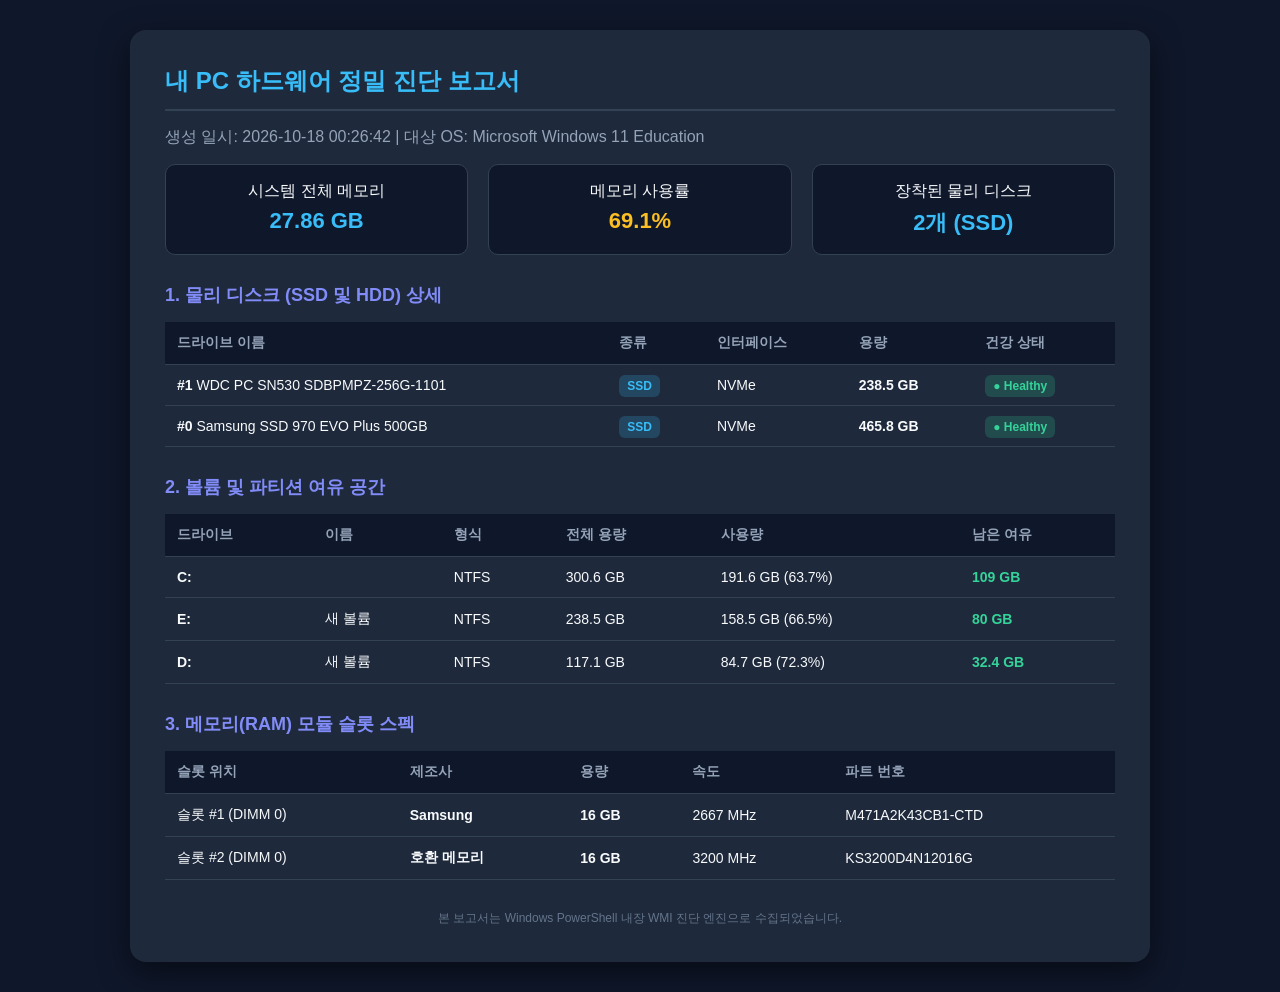
<file: 3_파워쉘_진단도구/Hardware_Diagnostic_Report.html>
﻿<!DOCTYPE html>
<html lang="ko">
<head>
  <meta charset="UTF-8">
  <title>내 PC 하드웨어 진단 리포트 (PowerShell)</title>
  <style>
    body { font-family: -apple-system, BlinkMacSystemFont, 'Segoe UI', Roboto, sans-serif; background: #0f172a; color: #f8fafc; padding: 30px; margin: 0; }
    .container { max-width: 950px; margin: 0 auto; background: #1e293b; border-radius: 16px; padding: 35px; box-shadow: 0 10px 30px rgba(0,0,0,0.5); }
    h1 { color: #38bdf8; margin-top: 0; font-size: 24px; border-bottom: 2px solid #334155; padding-bottom: 12px; }
    h2 { color: #818cf8; font-size: 18px; margin-top: 28px; }
    table { width: 100%; border-collapse: collapse; margin-top: 10px; font-size: 14px; }
    th, td { padding: 12px; text-align: left; border-bottom: 1px solid #334155; }
    th { background: #0f172a; color: #94a3b8; }
    .badge { padding: 4px 8px; border-radius: 6px; font-size: 12px; font-weight: bold; }
    .badge-health { background: rgba(52, 211, 153, 0.2); color: #34d399; }
    .badge-type { background: rgba(56, 189, 248, 0.2); color: #38bdf8; }
    .stat-box { display: flex; gap: 20px; margin-top: 15px; }
    .stat-card { flex: 1; background: #0f172a; padding: 16px; border-radius: 10px; border: 1px solid #334155; text-align: center; }
    .stat-card .val { font-size: 22px; font-weight: bold; color: #38bdf8; margin-top: 6px; }
    .footer { text-align: center; color: #64748b; font-size: 12px; margin-top: 30px; }
  </style>
</head>
<body>
  <div class="container">
    <h1>내 PC 하드웨어 정밀 진단 보고서</h1>
    <p style="color: #94a3b8;">생성 일시: 2026-10-18 00:26:42 | 대상 OS: Microsoft Windows 11 Education</p>

    <div class="stat-box">
      <div class="stat-card">
        <div>시스템 전체 메모리</div>
        <div class="val">27.86 GB</div>
      </div>
      <div class="stat-card">
        <div>메모리 사용률</div>
        <div class="val" style="color: #fbbf24;">69.1%</div>
      </div>
      <div class="stat-card">
        <div>장착된 물리 디스크</div>
        <div class="val">2개 (SSD)</div>
      </div>
    </div>

    <h2>1. 물리 디스크 (SSD 및 HDD) 상세</h2>
    <table>
      <thead><tr><th>드라이브 이름</th><th>종류</th><th>인터페이스</th><th>용량</th><th>건강 상태</th></tr></thead>
      <tbody>
<tr><td><strong>#1</strong> WDC PC SN530 SDBPMPZ-256G-1101</td><td><span class='badge badge-type'>SSD</span></td><td>NVMe</td><td><strong>238.5 GB</strong></td><td><span class='badge badge-health'>● Healthy</span></td></tr>
<tr><td><strong>#0</strong> Samsung SSD 970 EVO Plus 500GB</td><td><span class='badge badge-type'>SSD</span></td><td>NVMe</td><td><strong>465.8 GB</strong></td><td><span class='badge badge-health'>● Healthy</span></td></tr>
      </tbody>
    </table>

    <h2>2. 볼륨 및 파티션 여유 공간</h2>
    <table>
      <thead><tr><th>드라이브</th><th>이름</th><th>형식</th><th>전체 용량</th><th>사용량</th><th>남은 여유</th></tr></thead>
      <tbody>
<tr><td><strong>C:</strong></td><td></td><td>NTFS</td><td>300.6 GB</td><td>191.6 GB (63.7%)</td><td><strong style='color:#34d399;'>109 GB</strong></td></tr>
<tr><td><strong>E:</strong></td><td>새 볼륨</td><td>NTFS</td><td>238.5 GB</td><td>158.5 GB (66.5%)</td><td><strong style='color:#34d399;'>80 GB</strong></td></tr>
<tr><td><strong>D:</strong></td><td>새 볼륨</td><td>NTFS</td><td>117.1 GB</td><td>84.7 GB (72.3%)</td><td><strong style='color:#34d399;'>32.4 GB</strong></td></tr>
      </tbody>
    </table>

    <h2>3. 메모리(RAM) 모듈 슬롯 스펙</h2>
    <table>
      <thead><tr><th>슬롯 위치</th><th>제조사</th><th>용량</th><th>속도</th><th>파트 번호</th></tr></thead>
      <tbody>
<tr><td>슬롯 #1 (DIMM 0)</td><td><strong>Samsung</strong></td><td><strong>16 GB</strong></td><td>2667 MHz</td><td>M471A2K43CB1-CTD    </td></tr>
<tr><td>슬롯 #2 (DIMM 0)</td><td><strong>호환 메모리</strong></td><td><strong>16 GB</strong></td><td>3200 MHz</td><td>KS3200D4N12016G     </td></tr>
      </tbody>
    </table>

    <div class="footer">본 보고서는 Windows PowerShell 내장 WMI 진단 엔진으로 수집되었습니다.</div>
  </div>
</body>
</html>
</file>
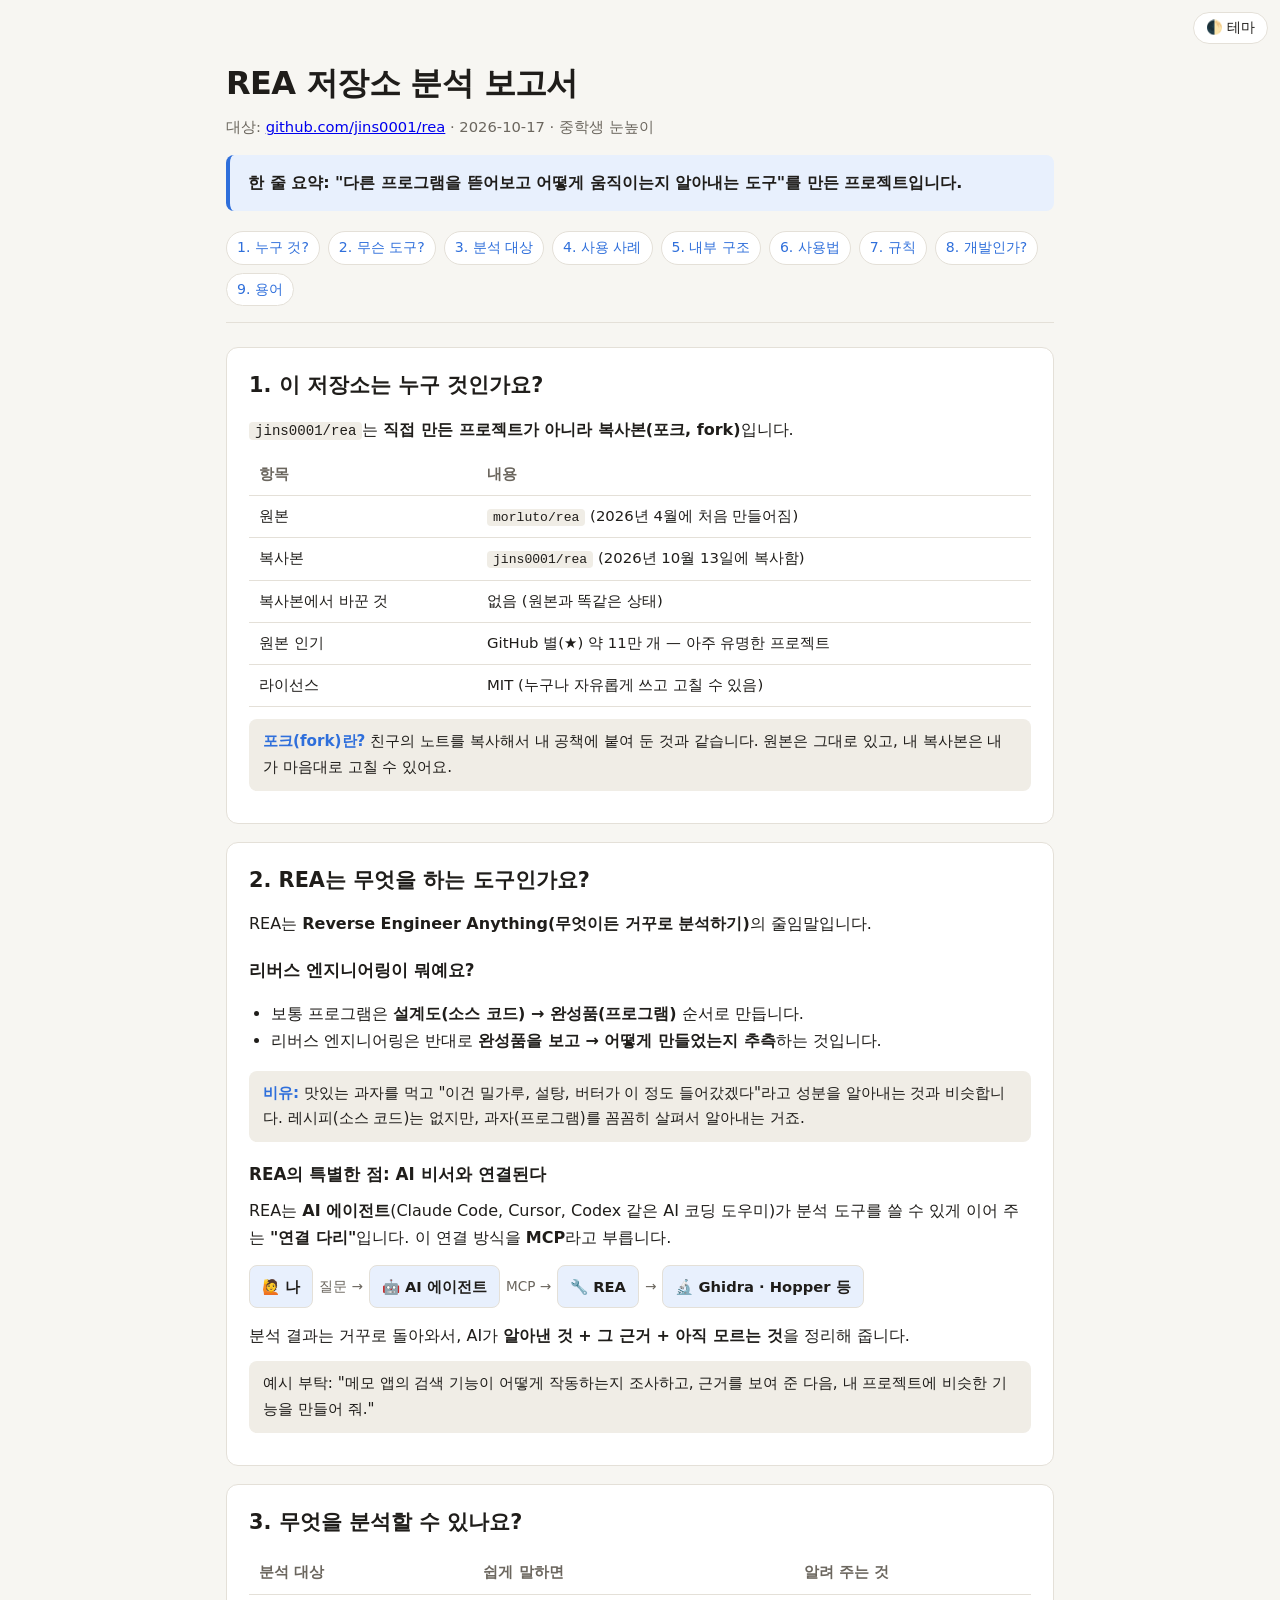
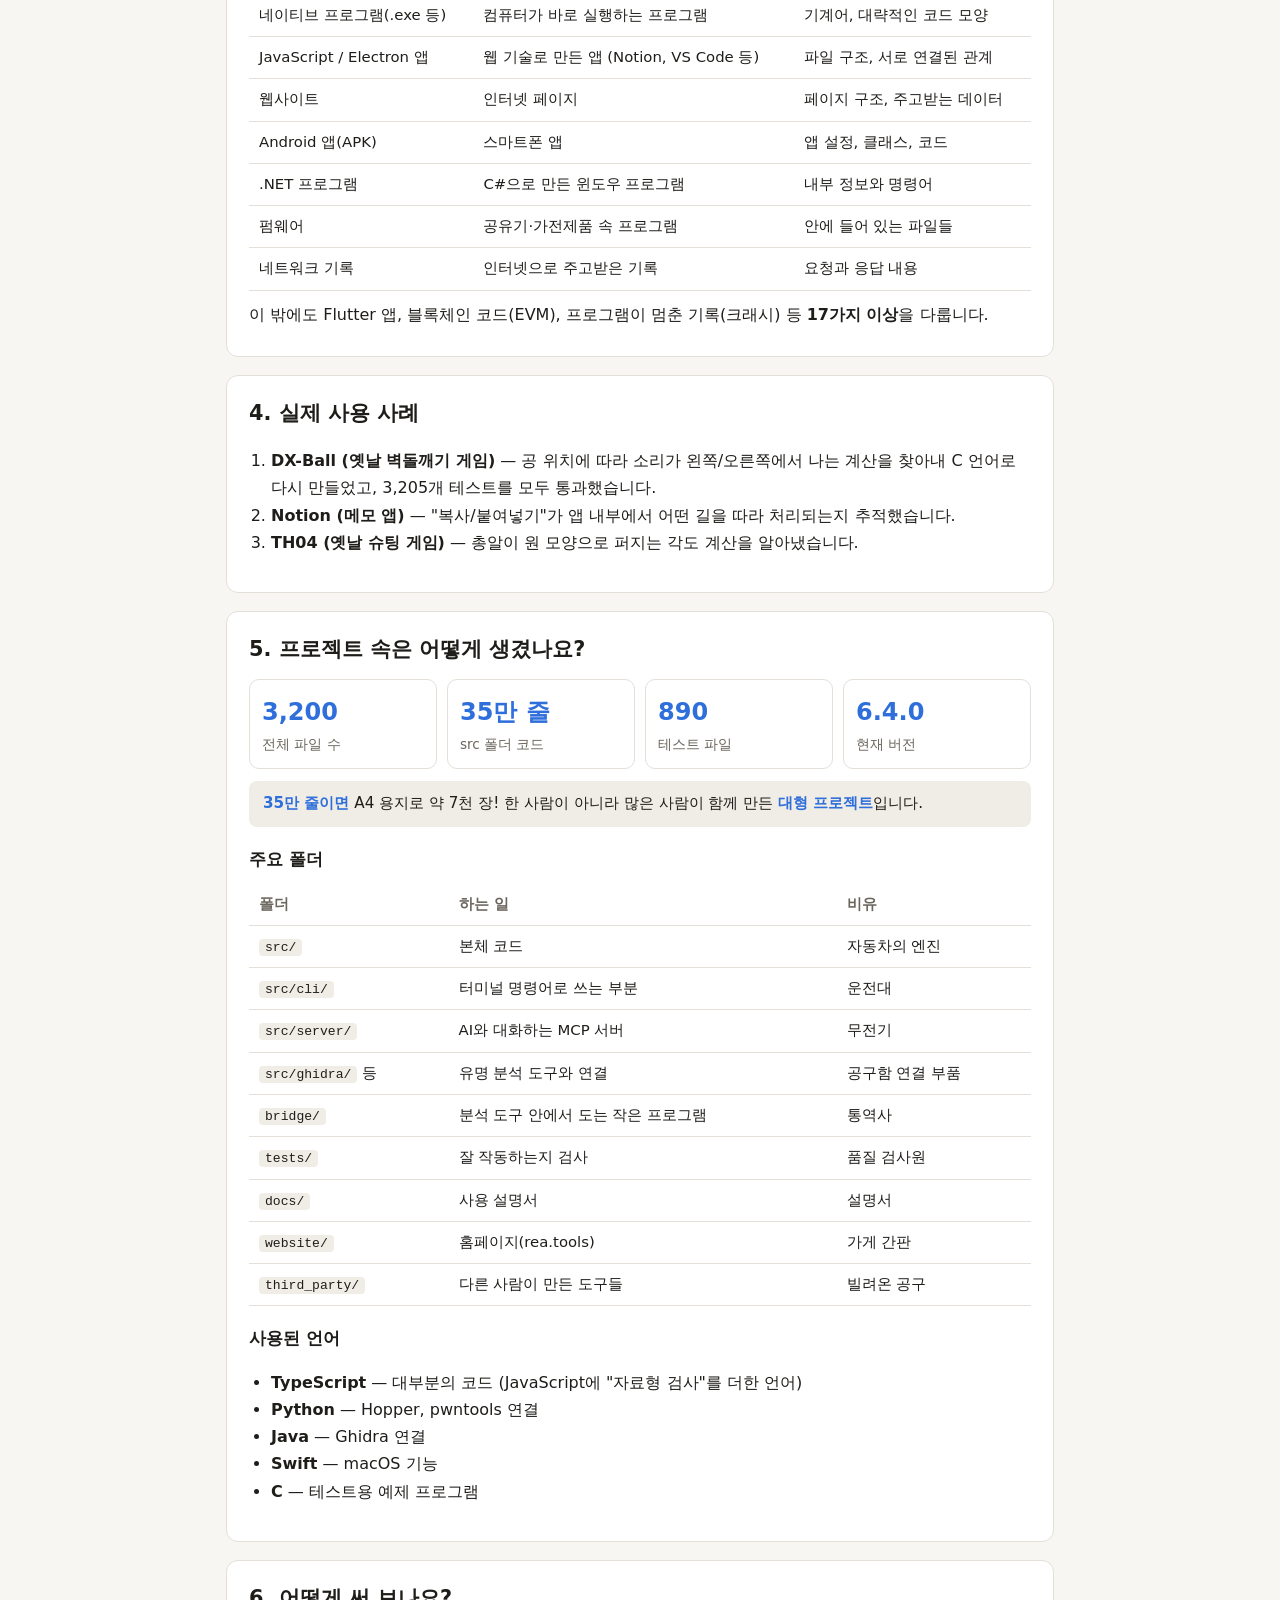
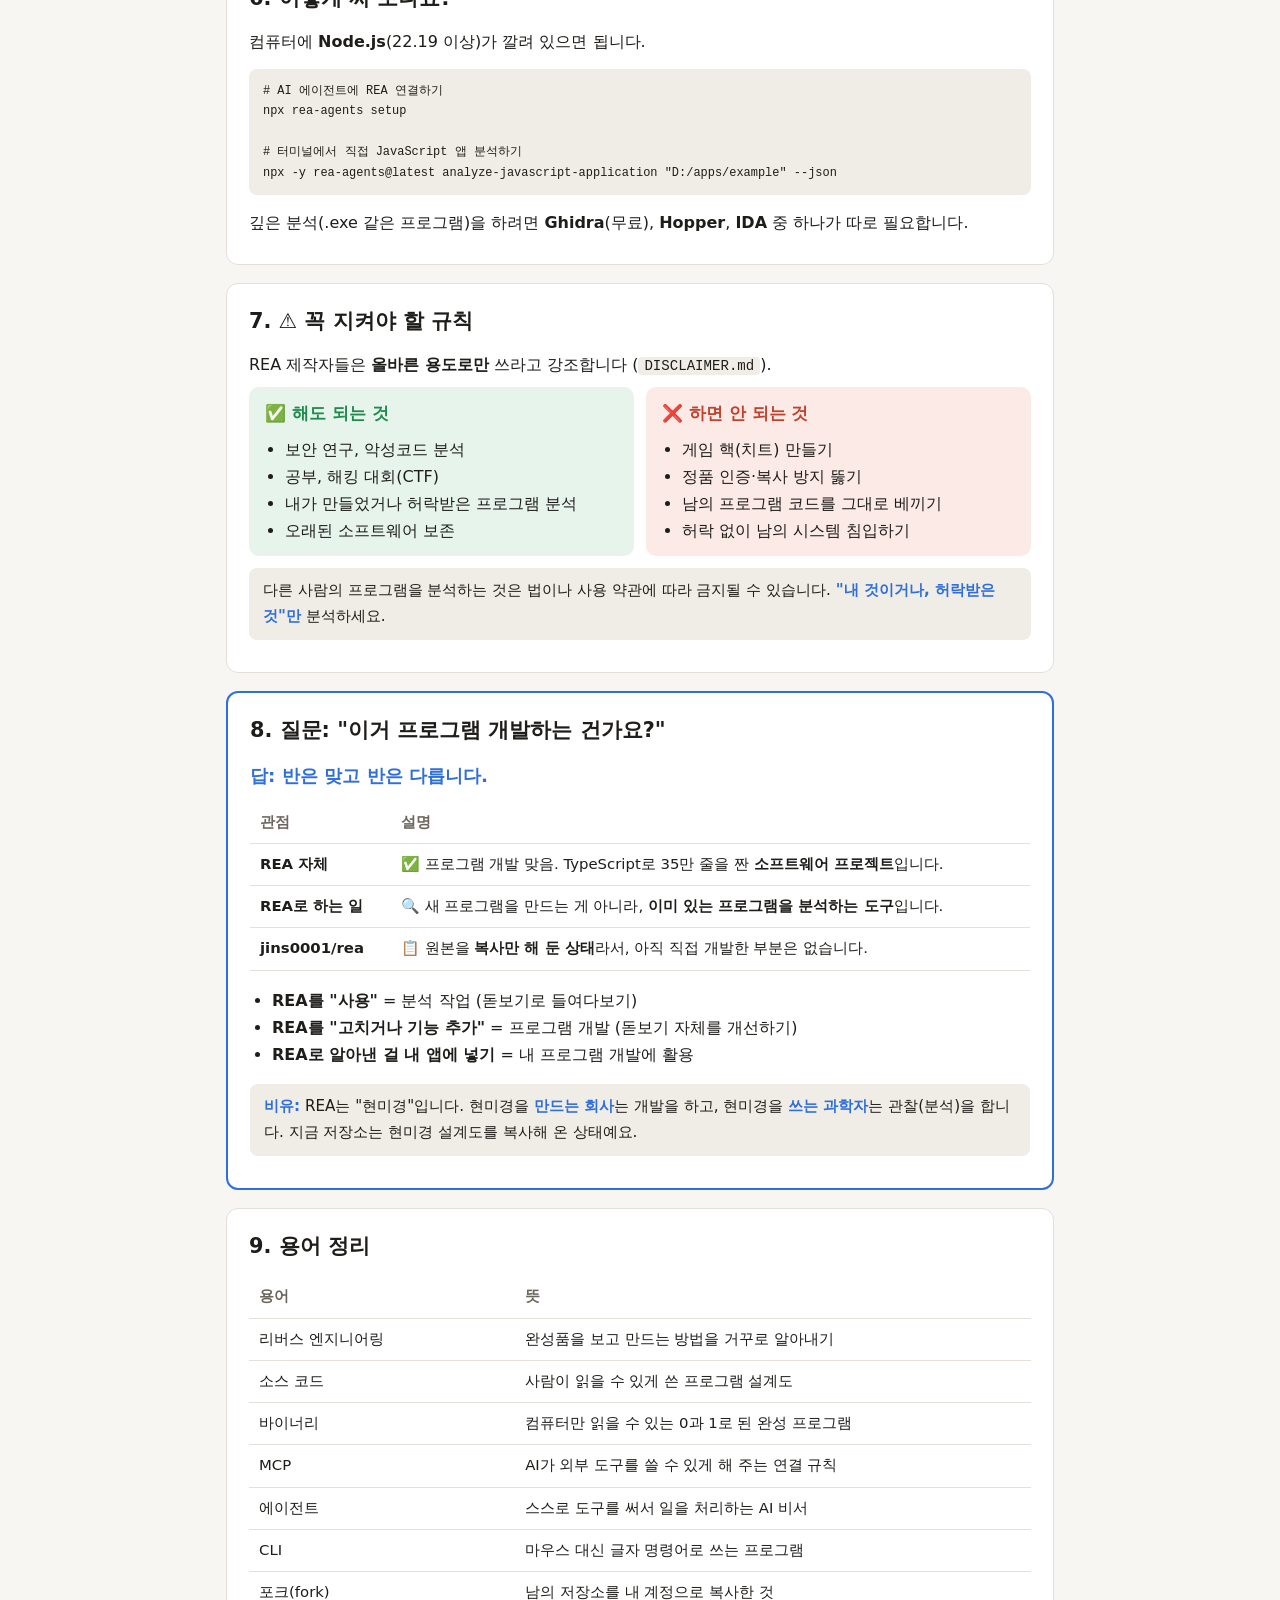
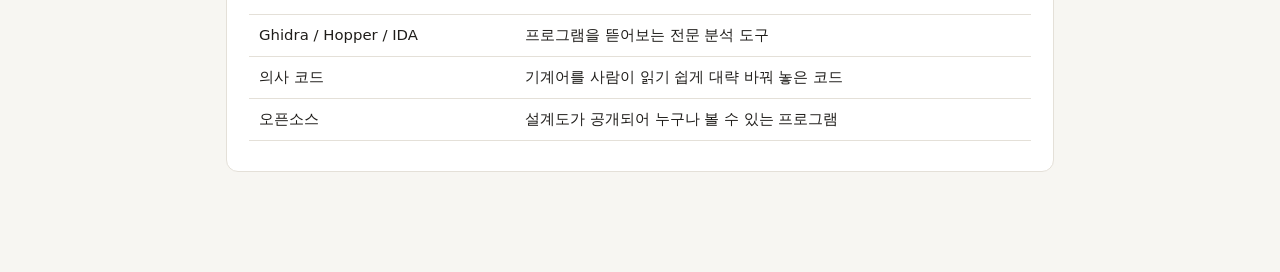
<file: docs/REA_분석보고서.html>
<!doctype html>
<html lang="ko">
<head>
<meta charset="utf-8">
<meta name="viewport" content="width=device-width, initial-scale=1">
<title>REA 분석 보고서</title>
<style>
  :root {
    --bg: #f7f6f2; --surface: #ffffff; --text: #1f1d1a; --muted: #6b665e;
    --line: #e4e0d8; --accent: #2f6fdb; --accent-soft: #e8f0fd;
    --good: #1f8a4c; --good-soft: #e6f4ec; --bad: #c2412d; --bad-soft: #fbeae6;
    --code-bg: #f0ede6;
  }
  @media (prefers-color-scheme: dark) {
    :root:not([data-theme="light"]) {
      --bg: #161513; --surface: #201f1c; --text: #ece9e3; --muted: #a29d93;
      --line: #35332e; --accent: #7aa7f5; --accent-soft: #1f2a3d;
      --good: #5cc28a; --good-soft: #17291f; --bad: #f08a76; --bad-soft: #33201b;
      --code-bg: #2a2925;
    }
  }
  :root[data-theme="dark"] {
    --bg: #161513; --surface: #201f1c; --text: #ece9e3; --muted: #a29d93;
    --line: #35332e; --accent: #7aa7f5; --accent-soft: #1f2a3d;
    --good: #5cc28a; --good-soft: #17291f; --bad: #f08a76; --bad-soft: #33201b;
    --code-bg: #2a2925;
  }
  * { box-sizing: border-box; }
  body {
    margin: 0; background: var(--bg); color: var(--text);
    font-family: "Pretendard", "Apple SD Gothic Neo", "Malgun Gothic", system-ui, sans-serif;
    line-height: 1.7; font-size: 16px;
  }
  .wrap { max-width: 860px; margin: 0 auto; padding: 32px 16px 80px; }
  header.hero { padding: 24px 0 8px; border-bottom: 1px solid var(--line); margin-bottom: 24px; }
  header.hero h1 { font-size: 2rem; margin: 0 0 4px; letter-spacing: -0.02em; }
  header.hero .meta { color: var(--muted); font-size: 0.92rem; }
  .summary {
    background: var(--accent-soft); border-left: 4px solid var(--accent);
    padding: 14px 18px; border-radius: 8px; margin: 16px 0 0; font-weight: 600;
  }
  nav.toc { display: flex; flex-wrap: wrap; gap: 8px; margin: 20px 0 8px; }
  nav.toc a {
    font-size: 0.88rem; text-decoration: none; color: var(--accent);
    border: 1px solid var(--line); background: var(--surface);
    padding: 4px 10px; border-radius: 999px;
  }
  section { background: var(--surface); border: 1px solid var(--line); border-radius: 12px; padding: 20px 22px; margin: 18px 0; }
  h2 { font-size: 1.3rem; margin: 0 0 12px; }
  h3 { font-size: 1.05rem; margin: 18px 0 8px; }
  p { margin: 8px 0; }
  .tip {
    background: var(--code-bg); border-radius: 8px; padding: 10px 14px; margin: 12px 0;
    font-size: 0.95rem;
  }
  .tip b { color: var(--accent); }
  .table-wrap { overflow-x: auto; margin: 10px 0; }
  table { border-collapse: collapse; width: 100%; font-size: 0.93rem; }
  th, td { border-bottom: 1px solid var(--line); padding: 8px 10px; text-align: left; vertical-align: top; }
  th { color: var(--muted); font-weight: 600; white-space: nowrap; }
  code { background: var(--code-bg); padding: 1px 6px; border-radius: 4px; font-size: 0.88em; font-family: Consolas, "D2Coding", monospace; }
  pre { background: var(--code-bg); padding: 12px 14px; border-radius: 8px; overflow-x: auto; font-size: 0.85rem; line-height: 1.5; }
  pre code { background: none; padding: 0; }
  .flow { display: flex; align-items: center; gap: 6px; flex-wrap: wrap; margin: 14px 0; }
  .flow .node {
    background: var(--accent-soft); color: var(--text); border: 1px solid var(--line);
    border-radius: 8px; padding: 8px 12px; font-weight: 600; font-size: 0.92rem;
  }
  .flow .arrow { color: var(--muted); font-size: 0.85rem; }
  .stats { display: grid; grid-template-columns: repeat(auto-fit, minmax(150px, 1fr)); gap: 10px; margin: 10px 0; }
  .stat { border: 1px solid var(--line); border-radius: 10px; padding: 12px; }
  .stat .num { font-size: 1.5rem; font-weight: 700; color: var(--accent); }
  .stat .lbl { color: var(--muted); font-size: 0.85rem; }
  .two { display: grid; grid-template-columns: 1fr 1fr; gap: 12px; }
  @media (max-width: 600px) { .two { grid-template-columns: 1fr; } header.hero h1 { font-size: 1.6rem; } }
  .box { border-radius: 10px; padding: 12px 16px; }
  .box.good { background: var(--good-soft); }
  .box.bad { background: var(--bad-soft); }
  .box h3 { margin-top: 0; }
  .box.good h3 { color: var(--good); }
  .box.bad h3 { color: var(--bad); }
  .box ul { margin: 0; padding-left: 20px; }
  .answer { border: 2px solid var(--accent); }
  .answer .big { font-size: 1.15rem; font-weight: 700; color: var(--accent); }
  ol, ul { padding-left: 22px; }
  .theme-btn {
    position: fixed; top: 12px; right: 12px; border: 1px solid var(--line);
    background: var(--surface); color: var(--text); border-radius: 999px;
    padding: 6px 12px; cursor: pointer; font-size: 0.85rem;
  }
</style>
</head>
<body>
<button class="theme-btn" id="themeBtn" type="button">🌓 테마</button>
<div class="wrap">

<header class="hero">
  <h1>REA 저장소 분석 보고서</h1>
  <div class="meta">대상: <a href="https://github.com/jins0001/rea">github.com/jins0001/rea</a> · 2026-10-17 · 중학생 눈높이</div>
  <div class="summary">한 줄 요약: "다른 프로그램을 뜯어보고 어떻게 움직이는지 알아내는 도구"를 만든 프로젝트입니다.</div>
  <nav class="toc">
    <a href="#s1">1. 누구 것?</a><a href="#s2">2. 무슨 도구?</a><a href="#s3">3. 분석 대상</a>
    <a href="#s4">4. 사용 사례</a><a href="#s5">5. 내부 구조</a><a href="#s6">6. 사용법</a>
    <a href="#s7">7. 규칙</a><a href="#s8">8. 개발인가?</a><a href="#s9">9. 용어</a>
  </nav>
</header>

<section id="s1">
  <h2>1. 이 저장소는 누구 것인가요?</h2>
  <p><code>jins0001/rea</code>는 <b>직접 만든 프로젝트가 아니라 복사본(포크, fork)</b>입니다.</p>
  <div class="table-wrap"><table>
    <tr><th>항목</th><th>내용</th></tr>
    <tr><td>원본</td><td><code>morluto/rea</code> (2026년 4월에 처음 만들어짐)</td></tr>
    <tr><td>복사본</td><td><code>jins0001/rea</code> (2026년 10월 13일에 복사함)</td></tr>
    <tr><td>복사본에서 바꾼 것</td><td>없음 (원본과 똑같은 상태)</td></tr>
    <tr><td>원본 인기</td><td>GitHub 별(★) 약 11만 개 — 아주 유명한 프로젝트</td></tr>
    <tr><td>라이선스</td><td>MIT (누구나 자유롭게 쓰고 고칠 수 있음)</td></tr>
  </table></div>
  <div class="tip"><b>포크(fork)란?</b> 친구의 노트를 복사해서 내 공책에 붙여 둔 것과 같습니다. 원본은 그대로 있고, 내 복사본은 내가 마음대로 고칠 수 있어요.</div>
</section>

<section id="s2">
  <h2>2. REA는 무엇을 하는 도구인가요?</h2>
  <p>REA는 <b>Reverse Engineer Anything(무엇이든 거꾸로 분석하기)</b>의 줄임말입니다.</p>
  <h3>리버스 엔지니어링이 뭐예요?</h3>
  <ul>
    <li>보통 프로그램은 <b>설계도(소스 코드) → 완성품(프로그램)</b> 순서로 만듭니다.</li>
    <li>리버스 엔지니어링은 반대로 <b>완성품을 보고 → 어떻게 만들었는지 추측</b>하는 것입니다.</li>
  </ul>
  <div class="tip"><b>비유:</b> 맛있는 과자를 먹고 "이건 밀가루, 설탕, 버터가 이 정도 들어갔겠다"라고 성분을 알아내는 것과 비슷합니다. 레시피(소스 코드)는 없지만, 과자(프로그램)를 꼼꼼히 살펴서 알아내는 거죠.</div>
  <h3>REA의 특별한 점: AI 비서와 연결된다</h3>
  <p>REA는 <b>AI 에이전트</b>(Claude Code, Cursor, Codex 같은 AI 코딩 도우미)가 분석 도구를 쓸 수 있게 이어 주는 <b>"연결 다리"</b>입니다. 이 연결 방식을 <b>MCP</b>라고 부릅니다.</p>
  <div class="flow">
    <span class="node">🙋 나</span><span class="arrow">질문 →</span>
    <span class="node">🤖 AI 에이전트</span><span class="arrow">MCP →</span>
    <span class="node">🔧 REA</span><span class="arrow">→</span>
    <span class="node">🔬 Ghidra · Hopper 등</span>
  </div>
  <p>분석 결과는 거꾸로 돌아와서, AI가 <b>알아낸 것 + 그 근거 + 아직 모르는 것</b>을 정리해 줍니다.</p>
  <div class="tip">예시 부탁: "메모 앱의 검색 기능이 어떻게 작동하는지 조사하고, 근거를 보여 준 다음, 내 프로젝트에 비슷한 기능을 만들어 줘."</div>
</section>

<section id="s3">
  <h2>3. 무엇을 분석할 수 있나요?</h2>
  <div class="table-wrap"><table>
    <tr><th>분석 대상</th><th>쉽게 말하면</th><th>알려 주는 것</th></tr>
    <tr><td>네이티브 프로그램(.exe 등)</td><td>컴퓨터가 바로 실행하는 프로그램</td><td>기계어, 대략적인 코드 모양</td></tr>
    <tr><td>JavaScript / Electron 앱</td><td>웹 기술로 만든 앱 (Notion, VS Code 등)</td><td>파일 구조, 서로 연결된 관계</td></tr>
    <tr><td>웹사이트</td><td>인터넷 페이지</td><td>페이지 구조, 주고받는 데이터</td></tr>
    <tr><td>Android 앱(APK)</td><td>스마트폰 앱</td><td>앱 설정, 클래스, 코드</td></tr>
    <tr><td>.NET 프로그램</td><td>C#으로 만든 윈도우 프로그램</td><td>내부 정보와 명령어</td></tr>
    <tr><td>펌웨어</td><td>공유기·가전제품 속 프로그램</td><td>안에 들어 있는 파일들</td></tr>
    <tr><td>네트워크 기록</td><td>인터넷으로 주고받은 기록</td><td>요청과 응답 내용</td></tr>
  </table></div>
  <p>이 밖에도 Flutter 앱, 블록체인 코드(EVM), 프로그램이 멈춘 기록(크래시) 등 <b>17가지 이상</b>을 다룹니다.</p>
</section>

<section id="s4">
  <h2>4. 실제 사용 사례</h2>
  <ol>
    <li><b>DX-Ball (옛날 벽돌깨기 게임)</b> — 공 위치에 따라 소리가 왼쪽/오른쪽에서 나는 계산을 찾아내 C 언어로 다시 만들었고, 3,205개 테스트를 모두 통과했습니다.</li>
    <li><b>Notion (메모 앱)</b> — "복사/붙여넣기"가 앱 내부에서 어떤 길을 따라 처리되는지 추적했습니다.</li>
    <li><b>TH04 (옛날 슈팅 게임)</b> — 총알이 원 모양으로 퍼지는 각도 계산을 알아냈습니다.</li>
  </ol>
</section>

<section id="s5">
  <h2>5. 프로젝트 속은 어떻게 생겼나요?</h2>
  <div class="stats">
    <div class="stat"><div class="num">3,200</div><div class="lbl">전체 파일 수</div></div>
    <div class="stat"><div class="num">35만 줄</div><div class="lbl">src 폴더 코드</div></div>
    <div class="stat"><div class="num">890</div><div class="lbl">테스트 파일</div></div>
    <div class="stat"><div class="num">6.4.0</div><div class="lbl">현재 버전</div></div>
  </div>
  <div class="tip"><b>35만 줄이면</b> A4 용지로 약 7천 장! 한 사람이 아니라 많은 사람이 함께 만든 <b>대형 프로젝트</b>입니다.</div>
  <h3>주요 폴더</h3>
  <div class="table-wrap"><table>
    <tr><th>폴더</th><th>하는 일</th><th>비유</th></tr>
    <tr><td><code>src/</code></td><td>본체 코드</td><td>자동차의 엔진</td></tr>
    <tr><td><code>src/cli/</code></td><td>터미널 명령어로 쓰는 부분</td><td>운전대</td></tr>
    <tr><td><code>src/server/</code></td><td>AI와 대화하는 MCP 서버</td><td>무전기</td></tr>
    <tr><td><code>src/ghidra/</code> 등</td><td>유명 분석 도구와 연결</td><td>공구함 연결 부품</td></tr>
    <tr><td><code>bridge/</code></td><td>분석 도구 안에서 도는 작은 프로그램</td><td>통역사</td></tr>
    <tr><td><code>tests/</code></td><td>잘 작동하는지 검사</td><td>품질 검사원</td></tr>
    <tr><td><code>docs/</code></td><td>사용 설명서</td><td>설명서</td></tr>
    <tr><td><code>website/</code></td><td>홈페이지(rea.tools)</td><td>가게 간판</td></tr>
    <tr><td><code>third_party/</code></td><td>다른 사람이 만든 도구들</td><td>빌려온 공구</td></tr>
  </table></div>
  <h3>사용된 언어</h3>
  <ul>
    <li><b>TypeScript</b> — 대부분의 코드 (JavaScript에 "자료형 검사"를 더한 언어)</li>
    <li><b>Python</b> — Hopper, pwntools 연결</li>
    <li><b>Java</b> — Ghidra 연결</li>
    <li><b>Swift</b> — macOS 기능</li>
    <li><b>C</b> — 테스트용 예제 프로그램</li>
  </ul>
</section>

<section id="s6">
  <h2>6. 어떻게 써 보나요?</h2>
  <p>컴퓨터에 <b>Node.js</b>(22.19 이상)가 깔려 있으면 됩니다.</p>
<pre><code># AI 에이전트에 REA 연결하기
npx rea-agents setup

# 터미널에서 직접 JavaScript 앱 분석하기
npx -y rea-agents@latest analyze-javascript-application "D:/apps/example" --json</code></pre>
  <p>깊은 분석(.exe 같은 프로그램)을 하려면 <b>Ghidra</b>(무료), <b>Hopper</b>, <b>IDA</b> 중 하나가 따로 필요합니다.</p>
</section>

<section id="s7">
  <h2>7. ⚠️ 꼭 지켜야 할 규칙</h2>
  <p>REA 제작자들은 <b>올바른 용도로만</b> 쓰라고 강조합니다 (<code>DISCLAIMER.md</code>).</p>
  <div class="two">
    <div class="box good"><h3>✅ 해도 되는 것</h3><ul>
      <li>보안 연구, 악성코드 분석</li><li>공부, 해킹 대회(CTF)</li>
      <li>내가 만들었거나 허락받은 프로그램 분석</li><li>오래된 소프트웨어 보존</li></ul></div>
    <div class="box bad"><h3>❌ 하면 안 되는 것</h3><ul>
      <li>게임 핵(치트) 만들기</li><li>정품 인증·복사 방지 뚫기</li>
      <li>남의 프로그램 코드를 그대로 베끼기</li><li>허락 없이 남의 시스템 침입하기</li></ul></div>
  </div>
  <div class="tip">다른 사람의 프로그램을 분석하는 것은 법이나 사용 약관에 따라 금지될 수 있습니다. <b>"내 것이거나, 허락받은 것"만</b> 분석하세요.</div>
</section>

<section id="s8" class="answer">
  <h2>8. 질문: "이거 프로그램 개발하는 건가요?"</h2>
  <p class="big">답: 반은 맞고 반은 다릅니다.</p>
  <div class="table-wrap"><table>
    <tr><th>관점</th><th>설명</th></tr>
    <tr><td><b>REA 자체</b></td><td>✅ 프로그램 개발 맞음. TypeScript로 35만 줄을 짠 <b>소프트웨어 프로젝트</b>입니다.</td></tr>
    <tr><td><b>REA로 하는 일</b></td><td>🔍 새 프로그램을 만드는 게 아니라, <b>이미 있는 프로그램을 분석하는 도구</b>입니다.</td></tr>
    <tr><td><b>jins0001/rea</b></td><td>📋 원본을 <b>복사만 해 둔 상태</b>라서, 아직 직접 개발한 부분은 없습니다.</td></tr>
  </table></div>
  <ul>
    <li><b>REA를 "사용"</b> = 분석 작업 (돋보기로 들여다보기)</li>
    <li><b>REA를 "고치거나 기능 추가"</b> = 프로그램 개발 (돋보기 자체를 개선하기)</li>
    <li><b>REA로 알아낸 걸 내 앱에 넣기</b> = 내 프로그램 개발에 활용</li>
  </ul>
  <div class="tip"><b>비유:</b> REA는 "현미경"입니다. 현미경을 <b>만드는 회사</b>는 개발을 하고, 현미경을 <b>쓰는 과학자</b>는 관찰(분석)을 합니다. 지금 저장소는 현미경 설계도를 복사해 온 상태예요.</div>
</section>

<section id="s9">
  <h2>9. 용어 정리</h2>
  <div class="table-wrap"><table>
    <tr><th>용어</th><th>뜻</th></tr>
    <tr><td>리버스 엔지니어링</td><td>완성품을 보고 만드는 방법을 거꾸로 알아내기</td></tr>
    <tr><td>소스 코드</td><td>사람이 읽을 수 있게 쓴 프로그램 설계도</td></tr>
    <tr><td>바이너리</td><td>컴퓨터만 읽을 수 있는 0과 1로 된 완성 프로그램</td></tr>
    <tr><td>MCP</td><td>AI가 외부 도구를 쓸 수 있게 해 주는 연결 규칙</td></tr>
    <tr><td>에이전트</td><td>스스로 도구를 써서 일을 처리하는 AI 비서</td></tr>
    <tr><td>CLI</td><td>마우스 대신 글자 명령어로 쓰는 프로그램</td></tr>
    <tr><td>포크(fork)</td><td>남의 저장소를 내 계정으로 복사한 것</td></tr>
    <tr><td>Ghidra / Hopper / IDA</td><td>프로그램을 뜯어보는 전문 분석 도구</td></tr>
    <tr><td>의사 코드</td><td>기계어를 사람이 읽기 쉽게 대략 바꿔 놓은 코드</td></tr>
    <tr><td>오픈소스</td><td>설계도가 공개되어 누구나 볼 수 있는 프로그램</td></tr>
  </table></div>
</section>

</div>
<script>
  (function () {
    var root = document.documentElement, btn = document.getElementById('themeBtn');
    try { var saved = localStorage.getItem('rea-theme'); if (saved) root.setAttribute('data-theme', saved); } catch (e) {}
    btn.addEventListener('click', function () {
      var cur = root.getAttribute('data-theme') ||
        (matchMedia('(prefers-color-scheme: dark)').matches ? 'dark' : 'light');
      var next = cur === 'dark' ? 'light' : 'dark';
      root.setAttribute('data-theme', next);
      try { localStorage.setItem('rea-theme', next); } catch (e) {}
    });
  })();
</script>
</body>
</html>
</file>
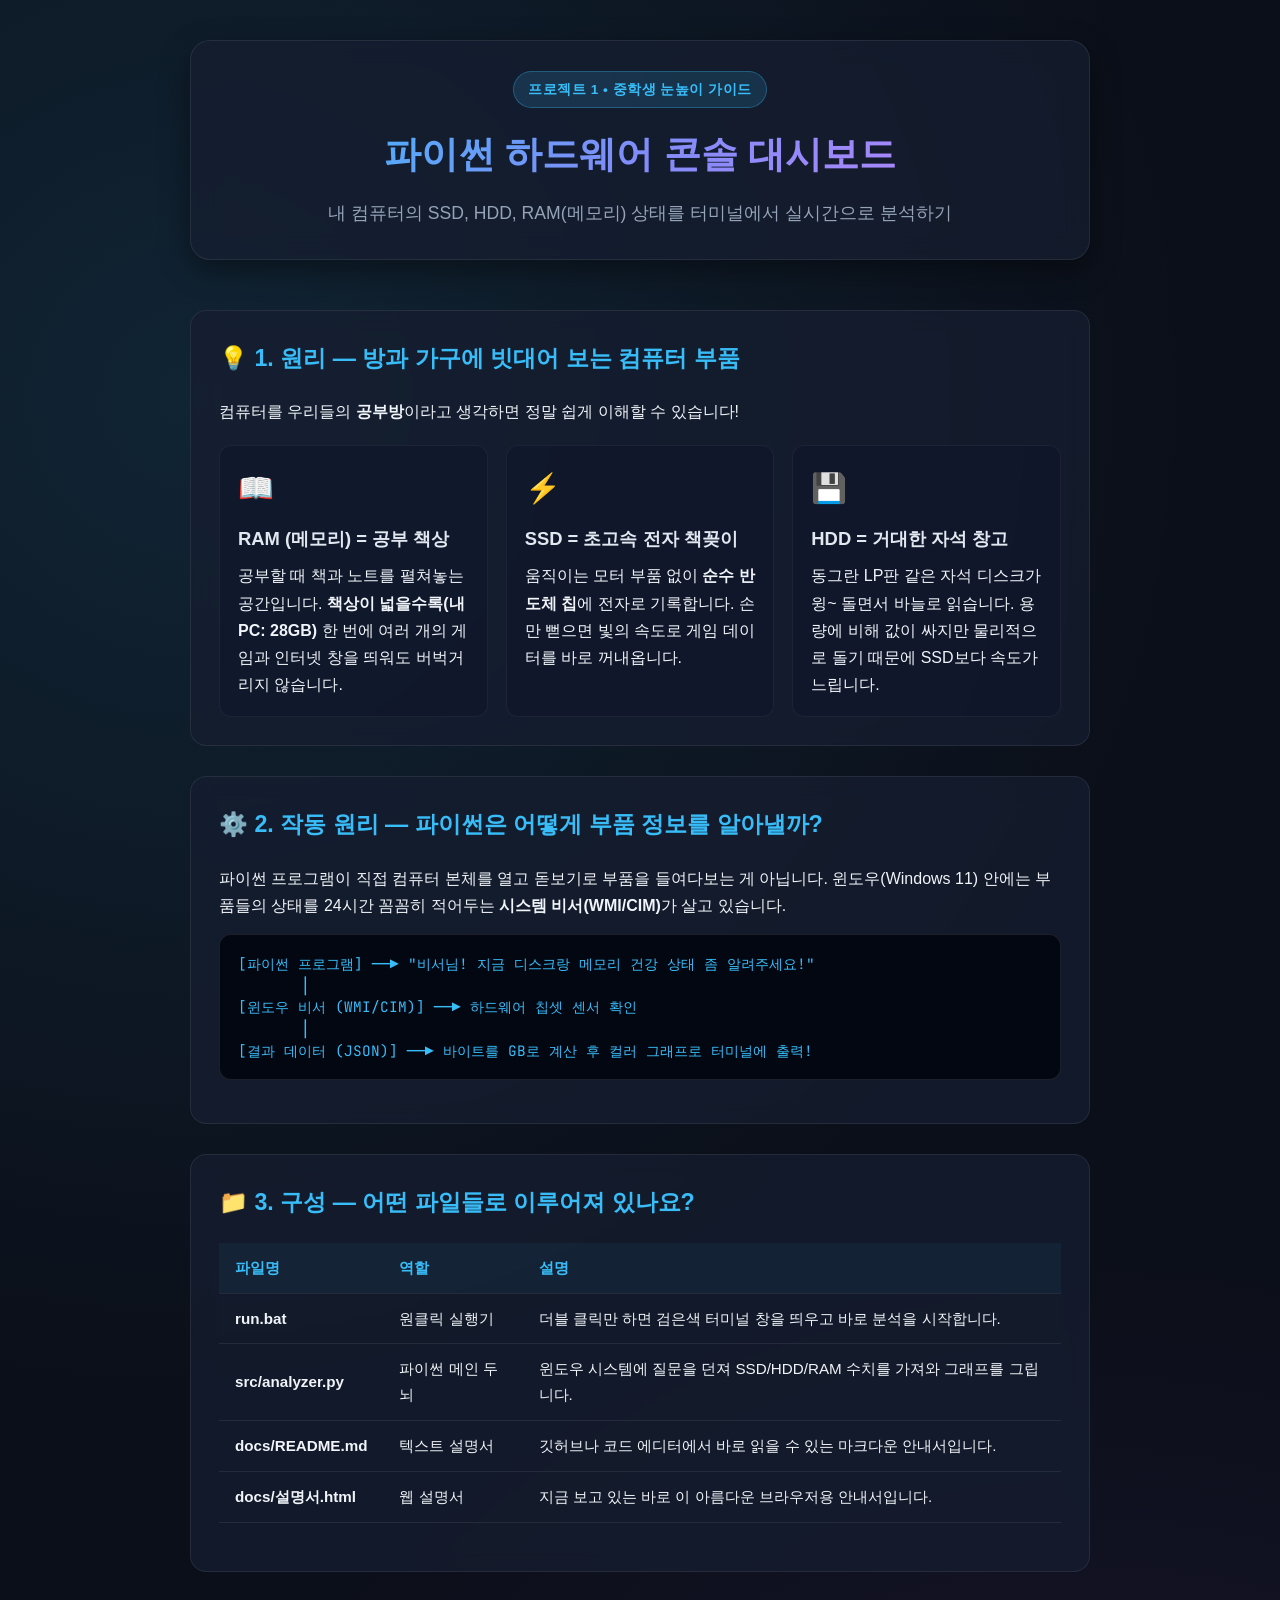
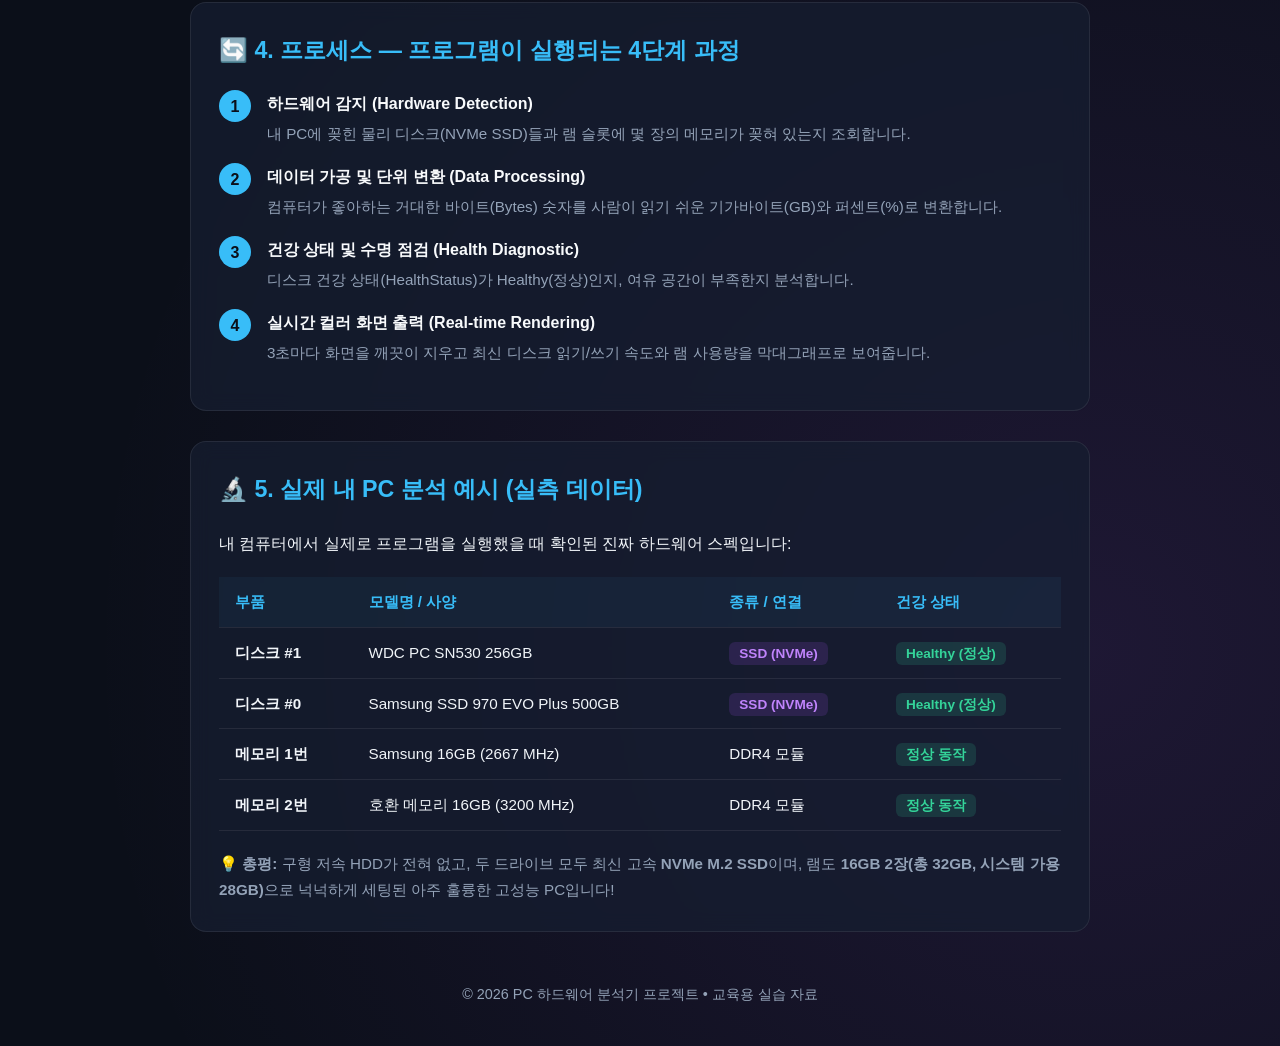
<file: 1_파이썬_콘솔대시보드/docs/설명서.html>
<!DOCTYPE html>
<html lang="ko">
<head>
  <meta charset="UTF-8">
  <meta name="viewport" content="width=device-width, initial-scale=1.0">
  <title>파이썬 하드웨어 콘솔 대시보드 — 중학생 눈높이 설명서</title>
  <link rel="preconnect" href="https://fonts.googleapis.com">
  <link rel="preconnect" href="https://fonts.gstatic.com" crossorigin>
  <link href="https://fonts.googleapis.com/css2?family=Pretendard:wght@300;400;600;700;800&family=JetBrains+Mono:wght@400;600&display=swap" rel="stylesheet">
  <style>
    :root {
      --bg: #0b0f19;
      --card-bg: rgba(22, 30, 49, 0.75);
      --card-border: rgba(255, 255, 255, 0.08);
      --primary: #38bdf8;
      --secondary: #818cf8;
      --accent: #a855f7;
      --success: #34d399;
      --warning: #fbbf24;
      --text: #f1f5f9;
      --text-muted: #94a3b8;
    }
    * { box-sizing: border-box; margin: 0; padding: 0; }
    body {
      font-family: 'Pretendard', sans-serif;
      background-color: var(--bg);
      background-image: radial-gradient(circle at 15% 15%, rgba(56, 189, 248, 0.12) 0%, transparent 40%),
                        radial-gradient(circle at 85% 85%, rgba(168, 85, 247, 0.12) 0%, transparent 40%);
      color: var(--text);
      line-height: 1.7;
      padding: 40px 20px;
    }
    .container { max-width: 900px; margin: 0 auto; }
    header {
      text-align: center;
      margin-bottom: 50px;
      padding: 30px;
      background: var(--card-bg);
      border: 1px solid var(--card-border);
      border-radius: 20px;
      backdrop-filter: blur(12px);
      box-shadow: 0 10px 30px rgba(0,0,0,0.4);
    }
    .badge {
      display: inline-block;
      padding: 6px 14px;
      background: rgba(56, 189, 248, 0.15);
      color: var(--primary);
      border: 1px solid rgba(56, 189, 248, 0.3);
      border-radius: 9999px;
      font-size: 0.85rem;
      font-weight: 700;
      margin-bottom: 16px;
      letter-spacing: 0.5px;
    }
    h1 {
      font-size: 2.3rem;
      font-weight: 800;
      background: linear-gradient(135deg, #38bdf8, #818cf8, #c084fc);
      -webkit-background-clip: text;
      -webkit-text-fill-color: transparent;
      margin-bottom: 12px;
    }
    .subtitle { color: var(--text-muted); font-size: 1.1rem; }
    .card {
      background: var(--card-bg);
      border: 1px solid var(--card-border);
      border-radius: 16px;
      padding: 28px;
      margin-bottom: 30px;
      backdrop-filter: blur(10px);
      transition: transform 0.2s, box-shadow 0.2s;
    }
    .card:hover {
      transform: translateY(-2px);
      box-shadow: 0 12px 35px rgba(0,0,0,0.5);
      border-color: rgba(56, 189, 248, 0.3);
    }
    h2 {
      font-size: 1.45rem;
      color: var(--primary);
      margin-bottom: 20px;
      display: flex;
      align-items: center;
      gap: 10px;
    }
    .grid-3 {
      display: grid;
      grid-template-columns: repeat(auto-fit, minmax(240px, 1fr));
      gap: 18px;
      margin-top: 20px;
    }
    .sub-card {
      background: rgba(15, 23, 42, 0.6);
      border: 1px solid rgba(255, 255, 255, 0.05);
      border-radius: 12px;
      padding: 18px;
    }
    .sub-card h3 { font-size: 1.15rem; margin-bottom: 8px; color: #e2e8f0; }
    .highlight-icon { font-size: 1.8rem; margin-bottom: 10px; display: block; }
    pre {
      background: #030712;
      border: 1px solid rgba(255, 255, 255, 0.1);
      border-radius: 12px;
      padding: 18px;
      overflow-x: auto;
      font-family: 'JetBrains Mono', monospace;
      font-size: 0.9rem;
      color: #38bdf8;
      line-height: 1.5;
      margin: 15px 0;
    }
    table {
      width: 100%;
      border-collapse: collapse;
      margin: 20px 0;
    }
    th, td {
      padding: 12px 16px;
      text-align: left;
      border-bottom: 1px solid rgba(255, 255, 255, 0.08);
      font-size: 0.95rem;
    }
    th { color: var(--primary); background: rgba(56, 189, 248, 0.05); }
    .tag-healthy {
      background: rgba(52, 211, 153, 0.15);
      color: var(--success);
      padding: 4px 10px;
      border-radius: 6px;
      font-size: 0.85rem;
      font-weight: 700;
    }
    .tag-nvme {
      background: rgba(168, 85, 247, 0.15);
      color: #c084fc;
      padding: 4px 10px;
      border-radius: 6px;
      font-size: 0.85rem;
      font-weight: 700;
    }
    .step-box {
      display: flex;
      gap: 16px;
      margin-bottom: 16px;
      align-items: flex-start;
    }
    .step-num {
      width: 32px;
      height: 32px;
      border-radius: 50%;
      background: var(--primary);
      color: #0b0f19;
      font-weight: 800;
      display: flex;
      align-items: center;
      justify-content: center;
      flex-shrink: 0;
    }
    .step-content h4 { color: #f8fafc; margin-bottom: 4px; }
    .step-content p { color: var(--text-muted); font-size: 0.95rem; }
    footer {
      text-align: center;
      color: var(--text-muted);
      margin-top: 50px;
      font-size: 0.9rem;
    }
  </style>
</head>
<body>
  <div class="container">
    <header>
      <span class="badge">프로젝트 1 • 중학생 눈높이 가이드</span>
      <h1>파이썬 하드웨어 콘솔 대시보드</h1>
      <p class="subtitle">내 컴퓨터의 SSD, HDD, RAM(메모리) 상태를 터미널에서 실시간으로 분석하기</p>
    </header>

    <!-- 1. 원리 -->
    <div class="card">
      <h2>💡 1. 원리 — 방과 가구에 빗대어 보는 컴퓨터 부품</h2>
      <p>컴퓨터를 우리들의 <strong>공부방</strong>이라고 생각하면 정말 쉽게 이해할 수 있습니다!</p>
      
      <div class="grid-3">
        <div class="sub-card">
          <span class="highlight-icon">📖</span>
          <h3>RAM (메모리) = 공부 책상</h3>
          <p>공부할 때 책과 노트를 펼쳐놓는 공간입니다. <strong>책상이 넓을수록(내 PC: 28GB)</strong> 한 번에 여러 개의 게임과 인터넷 창을 띄워도 버벅거리지 않습니다.</p>
        </div>
        <div class="sub-card">
          <span class="highlight-icon">⚡</span>
          <h3>SSD = 초고속 전자 책꽂이</h3>
          <p>움직이는 모터 부품 없이 <strong>순수 반도체 칩</strong>에 전자로 기록합니다. 손만 뻗으면 빛의 속도로 게임 데이터를 바로 꺼내옵니다.</p>
        </div>
        <div class="sub-card">
          <span class="highlight-icon">💾</span>
          <h3>HDD = 거대한 자석 창고</h3>
          <p>동그란 LP판 같은 자석 디스크가 윙~ 돌면서 바늘로 읽습니다. 용량에 비해 값이 싸지만 물리적으로 돌기 때문에 SSD보다 속도가 느립니다.</p>
        </div>
      </div>
    </div>

    <!-- 2. 작동 원리 -->
    <div class="card">
      <h2>⚙️ 2. 작동 원리 — 파이썬은 어떻게 부품 정보를 알아낼까?</h2>
      <p>
        파이썬 프로그램이 직접 컴퓨터 본체를 열고 돋보기로 부품을 들여다보는 게 아닙니다.  
        윈도우(Windows 11) 안에는 부품들의 상태를 24시간 꼼꼼히 적어두는 <strong>시스템 비서(WMI/CIM)</strong>가 살고 있습니다.
      </p>
      <pre>
[파이썬 프로그램] ──▶ "비서님! 지금 디스크랑 메모리 건강 상태 좀 알려주세요!"
       │
[윈도우 비서 (WMI/CIM)] ──▶ 하드웨어 칩셋 센서 확인
       │
[결과 데이터 (JSON)] ──▶ 바이트를 GB로 계산 후 컬러 그래프로 터미널에 출력!</pre>
    </div>

    <!-- 3. 구성 -->
    <div class="card">
      <h2>📁 3. 구성 — 어떤 파일들로 이루어져 있나요?</h2>
      <table>
        <thead>
          <tr>
            <th>파일명</th>
            <th>역할</th>
            <th>설명</th>
          </tr>
        </thead>
        <tbody>
          <tr>
            <td><strong>run.bat</strong></td>
            <td>원클릭 실행기</td>
            <td>더블 클릭만 하면 검은색 터미널 창을 띄우고 바로 분석을 시작합니다.</td>
          </tr>
          <tr>
            <td><strong>src/analyzer.py</strong></td>
            <td>파이썬 메인 두뇌</td>
            <td>윈도우 시스템에 질문을 던져 SSD/HDD/RAM 수치를 가져와 그래프를 그립니다.</td>
          </tr>
          <tr>
            <td><strong>docs/README.md</strong></td>
            <td>텍스트 설명서</td>
            <td>깃허브나 코드 에디터에서 바로 읽을 수 있는 마크다운 안내서입니다.</td>
          </tr>
          <tr>
            <td><strong>docs/설명서.html</strong></td>
            <td>웹 설명서</td>
            <td>지금 보고 있는 바로 이 아름다운 브라우저용 안내서입니다.</td>
          </tr>
        </tbody>
      </table>
    </div>

    <!-- 4. 프로세스 -->
    <div class="card">
      <h2>🔄 4. 프로세스 — 프로그램이 실행되는 4단계 과정</h2>
      <div class="step-box">
        <div class="step-num">1</div>
        <div class="step-content">
          <h4>하드웨어 감지 (Hardware Detection)</h4>
          <p>내 PC에 꽂힌 물리 디스크(NVMe SSD)들과 램 슬롯에 몇 장의 메모리가 꽂혀 있는지 조회합니다.</p>
        </div>
      </div>
      <div class="step-box">
        <div class="step-num">2</div>
        <div class="step-content">
          <h4>데이터 가공 및 단위 변환 (Data Processing)</h4>
          <p>컴퓨터가 좋아하는 거대한 바이트(Bytes) 숫자를 사람이 읽기 쉬운 기가바이트(GB)와 퍼센트(%)로 변환합니다.</p>
        </div>
      </div>
      <div class="step-box">
        <div class="step-num">3</div>
        <div class="step-content">
          <h4>건강 상태 및 수명 점검 (Health Diagnostic)</h4>
          <p>디스크 건강 상태(HealthStatus)가 Healthy(정상)인지, 여유 공간이 부족한지 분석합니다.</p>
        </div>
      </div>
      <div class="step-box">
        <div class="step-num">4</div>
        <div class="step-content">
          <h4>실시간 컬러 화면 출력 (Real-time Rendering)</h4>
          <p>3초마다 화면을 깨끗이 지우고 최신 디스크 읽기/쓰기 속도와 램 사용량을 막대그래프로 보여줍니다.</p>
        </div>
      </div>
    </div>

    <!-- 5. 실제 예시 -->
    <div class="card">
      <h2>🔬 5. 실제 내 PC 분석 예시 (실측 데이터)</h2>
      <p>내 컴퓨터에서 실제로 프로그램을 실행했을 때 확인된 진짜 하드웨어 스펙입니다:</p>
      
      <table>
        <thead>
          <tr>
            <th>부품</th>
            <th>모델명 / 사양</th>
            <th>종류 / 연결</th>
            <th>건강 상태</th>
          </tr>
        </thead>
        <tbody>
          <tr>
            <td><strong>디스크 #1</strong></td>
            <td>WDC PC SN530 256GB</td>
            <td><span class="tag-nvme">SSD (NVMe)</span></td>
            <td><span class="tag-healthy">Healthy (정상)</span></td>
          </tr>
          <tr>
            <td><strong>디스크 #0</strong></td>
            <td>Samsung SSD 970 EVO Plus 500GB</td>
            <td><span class="tag-nvme">SSD (NVMe)</span></td>
            <td><span class="tag-healthy">Healthy (정상)</span></td>
          </tr>
          <tr>
            <td><strong>메모리 1번</strong></td>
            <td>Samsung 16GB (2667 MHz)</td>
            <td>DDR4 모듈</td>
            <td><span class="tag-healthy">정상 동작</span></td>
          </tr>
          <tr>
            <td><strong>메모리 2번</strong></td>
            <td>호환 메모리 16GB (3200 MHz)</td>
            <td>DDR4 모듈</td>
            <td><span class="tag-healthy">정상 동작</span></td>
          </tr>
        </tbody>
      </table>
      <p style="color: var(--text-muted); font-size: 0.95rem; margin-top: 15px;">
        💡 <strong>총평:</strong> 구형 저속 HDD가 전혀 없고, 두 드라이브 모두 최신 고속 <strong>NVMe M.2 SSD</strong>이며, 
        램도 <strong>16GB 2장(총 32GB, 시스템 가용 28GB)</strong>으로 넉넉하게 세팅된 아주 훌륭한 고성능 PC입니다!
      </p>
    </div>

    <footer>
      <p>© 2026 PC 하드웨어 분석기 프로젝트 • 교육용 실습 자료</p>
    </footer>
  </div>
</body>
</html>
</file>
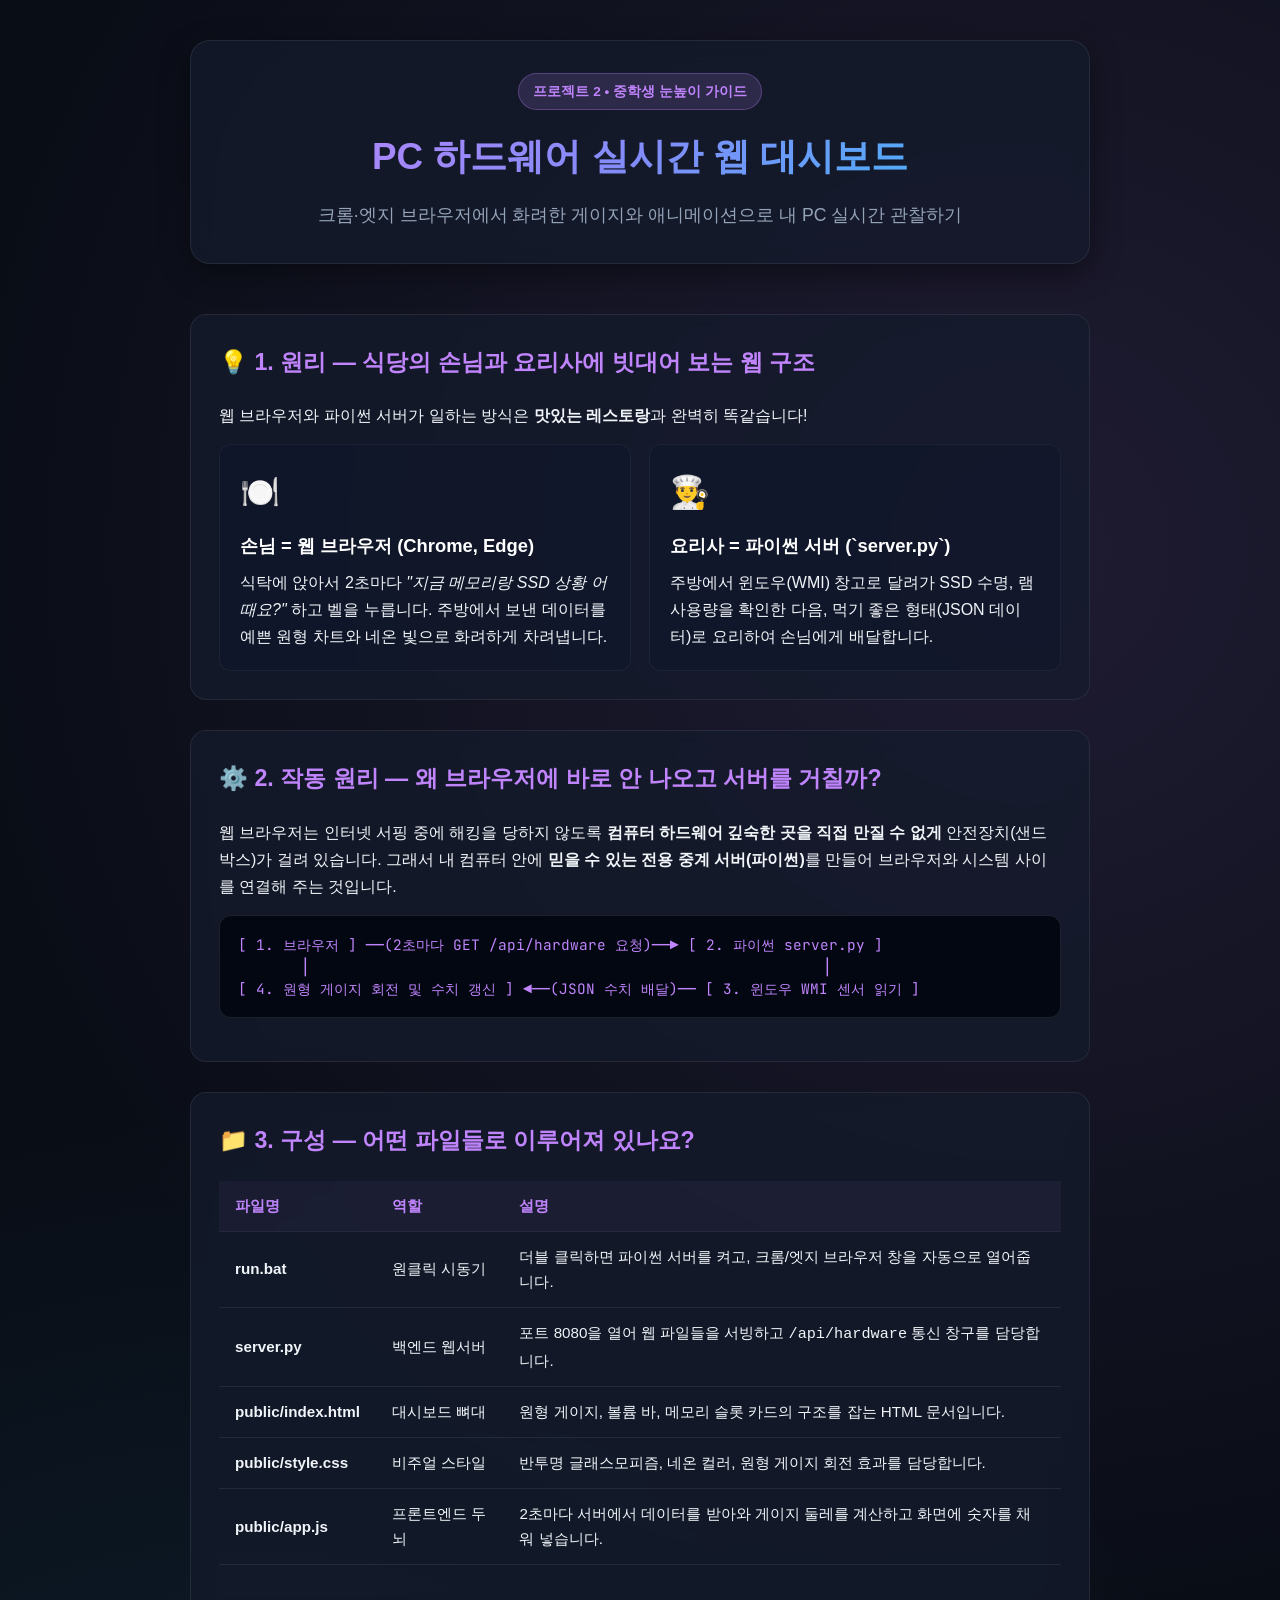
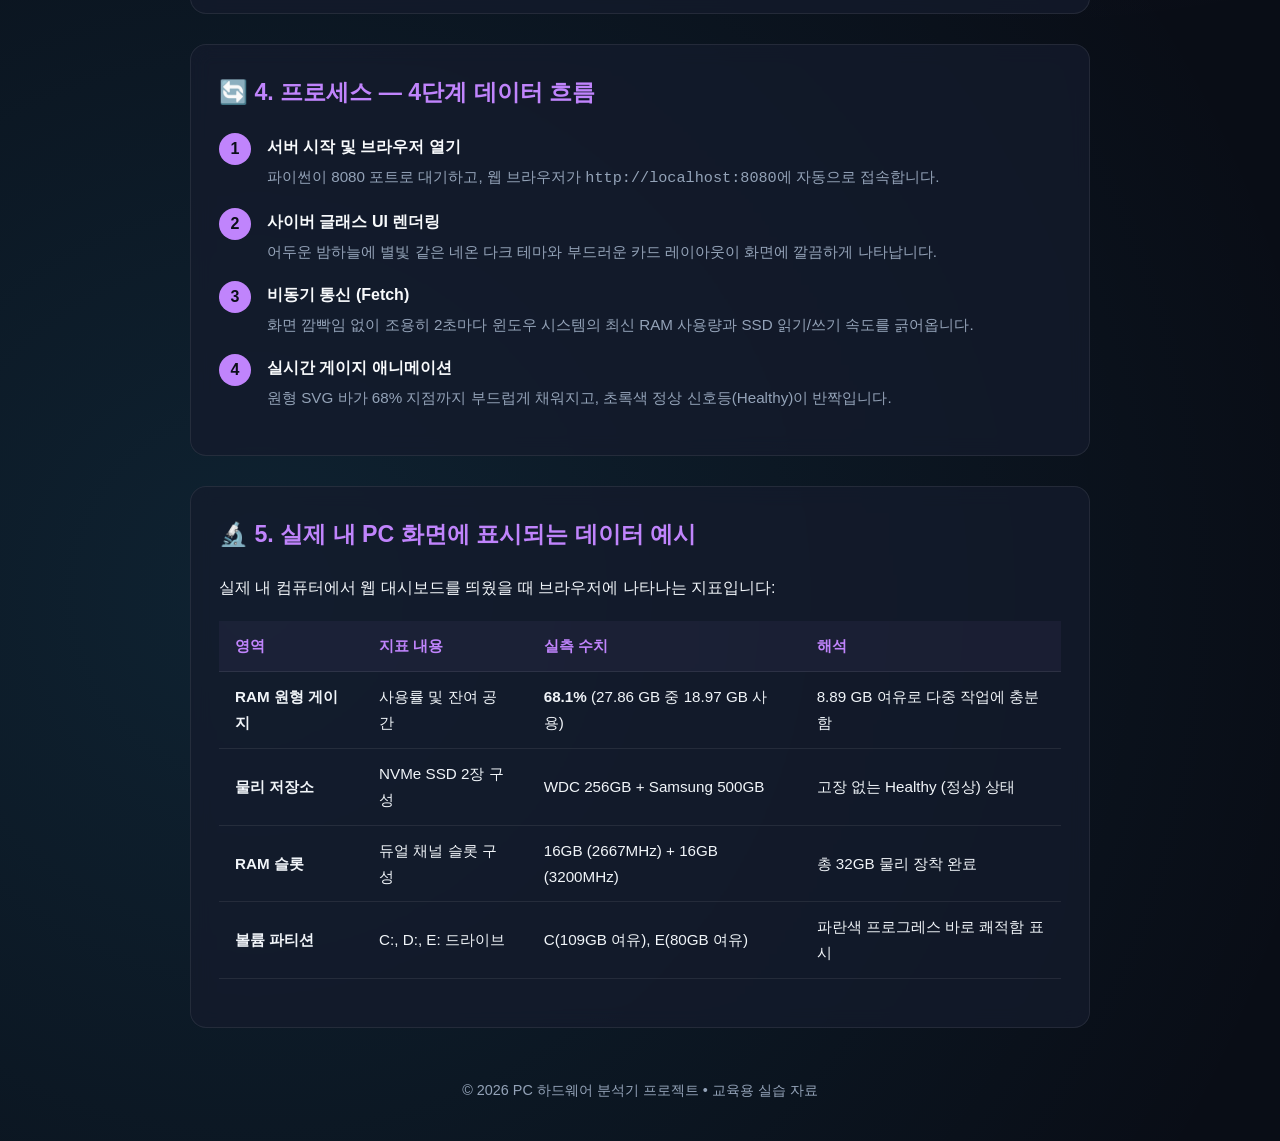
<file: 2_웹_대시보드/docs/설명서.html>
<!DOCTYPE html>
<html lang="ko">
<head>
  <meta charset="UTF-8">
  <meta name="viewport" content="width=device-width, initial-scale=1.0">
  <title>실시간 웹 대시보드 — 중학생 눈높이 설명서</title>
  <link rel="preconnect" href="https://fonts.googleapis.com">
  <link rel="preconnect" href="https://fonts.gstatic.com" crossorigin>
  <link href="https://fonts.googleapis.com/css2?family=Pretendard:wght@300;400;600;700;800&family=JetBrains+Mono:wght@400;600&display=swap" rel="stylesheet">
  <style>
    :root {
      --bg: #090d16;
      --card-bg: rgba(20, 27, 45, 0.75);
      --card-border: rgba(255, 255, 255, 0.08);
      --primary: #38bdf8;
      --accent: #c084fc;
      --success: #34d399;
      --warning: #fbbf24;
      --text: #f1f5f9;
      --text-muted: #94a3b8;
    }
    * { box-sizing: border-box; margin: 0; padding: 0; }
    body {
      font-family: 'Pretendard', sans-serif;
      background-color: var(--bg);
      background-image: radial-gradient(circle at 80% 20%, rgba(192, 132, 252, 0.12) 0%, transparent 45%),
                        radial-gradient(circle at 20% 80%, rgba(56, 189, 248, 0.12) 0%, transparent 45%);
      color: var(--text);
      line-height: 1.7;
      padding: 40px 20px;
    }
    .container { max-width: 900px; margin: 0 auto; }
    header {
      text-align: center;
      margin-bottom: 50px;
      padding: 32px;
      background: var(--card-bg);
      border: 1px solid var(--card-border);
      border-radius: 20px;
      backdrop-filter: blur(12px);
      box-shadow: 0 10px 30px rgba(0,0,0,0.4);
    }
    .badge {
      display: inline-block;
      padding: 6px 14px;
      background: rgba(192, 132, 252, 0.15);
      color: var(--accent);
      border: 1px solid rgba(192, 132, 252, 0.3);
      border-radius: 9999px;
      font-size: 0.85rem;
      font-weight: 700;
      margin-bottom: 16px;
    }
    h1 {
      font-size: 2.3rem;
      font-weight: 800;
      background: linear-gradient(135deg, #c084fc, #818cf8, #38bdf8);
      -webkit-background-clip: text;
      -webkit-text-fill-color: transparent;
      margin-bottom: 12px;
    }
    .subtitle { color: var(--text-muted); font-size: 1.1rem; }
    .card {
      background: var(--card-bg);
      border: 1px solid var(--card-border);
      border-radius: 16px;
      padding: 28px;
      margin-bottom: 30px;
      backdrop-filter: blur(10px);
      transition: transform 0.2s;
    }
    .card:hover {
      transform: translateY(-2px);
      border-color: rgba(192, 132, 252, 0.3);
      box-shadow: 0 12px 35px rgba(0,0,0,0.5);
    }
    h2 {
      font-size: 1.45rem;
      color: var(--accent);
      margin-bottom: 20px;
    }
    .grid-2 {
      display: grid;
      grid-template-columns: repeat(auto-fit, minmax(280px, 1fr));
      gap: 18px;
      margin-top: 15px;
    }
    .sub-card {
      background: rgba(15, 23, 42, 0.6);
      border: 1px solid rgba(255, 255, 255, 0.05);
      border-radius: 12px;
      padding: 20px;
    }
    .sub-card h3 { font-size: 1.15rem; margin-bottom: 8px; color: #fff; }
    .icon { font-size: 2rem; margin-bottom: 10px; display: block; }
    pre {
      background: #030712;
      border: 1px solid rgba(255, 255, 255, 0.1);
      border-radius: 12px;
      padding: 18px;
      overflow-x: auto;
      font-family: 'JetBrains Mono', monospace;
      font-size: 0.9rem;
      color: #c084fc;
      line-height: 1.5;
      margin: 15px 0;
    }
    table {
      width: 100%;
      border-collapse: collapse;
      margin: 20px 0;
    }
    th, td {
      padding: 12px 16px;
      text-align: left;
      border-bottom: 1px solid rgba(255, 255, 255, 0.08);
      font-size: 0.95rem;
    }
    th { color: var(--accent); background: rgba(192, 132, 252, 0.05); }
    .step-box {
      display: flex;
      gap: 16px;
      margin-bottom: 16px;
      align-items: flex-start;
    }
    .step-num {
      width: 32px;
      height: 32px;
      border-radius: 50%;
      background: var(--accent);
      color: #0b0f19;
      font-weight: 800;
      display: flex;
      align-items: center;
      justify-content: center;
      flex-shrink: 0;
    }
    .step-content h4 { color: #f8fafc; margin-bottom: 4px; }
    .step-content p { color: var(--text-muted); font-size: 0.95rem; }
    footer {
      text-align: center;
      color: var(--text-muted);
      margin-top: 50px;
      font-size: 0.9rem;
    }
  </style>
</head>
<body>
  <div class="container">
    <header>
      <span class="badge">프로젝트 2 • 중학생 눈높이 가이드</span>
      <h1>PC 하드웨어 실시간 웹 대시보드</h1>
      <p class="subtitle">크롬·엣지 브라우저에서 화려한 게이지와 애니메이션으로 내 PC 실시간 관찰하기</p>
    </header>

    <!-- 1. 원리 -->
    <div class="card">
      <h2>💡 1. 원리 — 식당의 손님과 요리사에 빗대어 보는 웹 구조</h2>
      <p>웹 브라우저와 파이썬 서버가 일하는 방식은 <strong>맛있는 레스토랑</strong>과 완벽히 똑같습니다!</p>
      
      <div class="grid-2">
        <div class="sub-card">
          <span class="icon">🍽️</span>
          <h3>손님 = 웹 브라우저 (Chrome, Edge)</h3>
          <p>식탁에 앉아서 2초마다 <em>"지금 메모리랑 SSD 상황 어때요?"</em> 하고 벨을 누릅니다. 주방에서 보낸 데이터를 예쁜 원형 차트와 네온 빛으로 화려하게 차려냅니다.</p>
        </div>
        <div class="sub-card">
          <span class="icon">👨‍🍳</span>
          <h3>요리사 = 파이썬 서버 (`server.py`)</h3>
          <p>주방에서 윈도우(WMI) 창고로 달려가 SSD 수명, 램 사용량을 확인한 다음, 먹기 좋은 형태(JSON 데이터)로 요리하여 손님에게 배달합니다.</p>
        </div>
      </div>
    </div>

    <!-- 2. 작동 원리 -->
    <div class="card">
      <h2>⚙️ 2. 작동 원리 — 왜 브라우저에 바로 안 나오고 서버를 거칠까?</h2>
      <p>
        웹 브라우저는 인터넷 서핑 중에 해킹을 당하지 않도록 <strong>컴퓨터 하드웨어 깊숙한 곳을 직접 만질 수 없게</strong> 안전장치(샌드박스)가 걸려 있습니다.  
        그래서 내 컴퓨터 안에 <strong>믿을 수 있는 전용 중계 서버(파이썬)</strong>를 만들어 브라우저와 시스템 사이를 연결해 주는 것입니다.
      </p>
      <pre>
[ 1. 브라우저 ] ──(2초마다 GET /api/hardware 요청)──▶ [ 2. 파이썬 server.py ]
       │                                                         │
[ 4. 원형 게이지 회전 및 수치 갱신 ] ◀──(JSON 수치 배달)── [ 3. 윈도우 WMI 센서 읽기 ]</pre>
    </div>

    <!-- 3. 구성 -->
    <div class="card">
      <h2>📁 3. 구성 — 어떤 파일들로 이루어져 있나요?</h2>
      <table>
        <thead>
          <tr>
            <th>파일명</th>
            <th>역할</th>
            <th>설명</th>
          </tr>
        </thead>
        <tbody>
          <tr>
            <td><strong>run.bat</strong></td>
            <td>원클릭 시동기</td>
            <td>더블 클릭하면 파이썬 서버를 켜고, 크롬/엣지 브라우저 창을 자동으로 열어줍니다.</td>
          </tr>
          <tr>
            <td><strong>server.py</strong></td>
            <td>백엔드 웹서버</td>
            <td>포트 8080을 열어 웹 파일들을 서빙하고 <code>/api/hardware</code> 통신 창구를 담당합니다.</td>
          </tr>
          <tr>
            <td><strong>public/index.html</strong></td>
            <td>대시보드 뼈대</td>
            <td>원형 게이지, 볼륨 바, 메모리 슬롯 카드의 구조를 잡는 HTML 문서입니다.</td>
          </tr>
          <tr>
            <td><strong>public/style.css</strong></td>
            <td>비주얼 스타일</td>
            <td>반투명 글래스모피즘, 네온 컬러, 원형 게이지 회전 효과를 담당합니다.</td>
          </tr>
          <tr>
            <td><strong>public/app.js</strong></td>
            <td>프론트엔드 두뇌</td>
            <td>2초마다 서버에서 데이터를 받아와 게이지 둘레를 계산하고 화면에 숫자를 채워 넣습니다.</td>
          </tr>
        </tbody>
      </table>
    </div>

    <!-- 4. 프로세스 -->
    <div class="card">
      <h2>🔄 4. 프로세스 — 4단계 데이터 흐름</h2>
      <div class="step-box">
        <div class="step-num">1</div>
        <div class="step-content">
          <h4>서버 시작 및 브라우저 열기</h4>
          <p>파이썬이 8080 포트로 대기하고, 웹 브라우저가 <code>http://localhost:8080</code>에 자동으로 접속합니다.</p>
        </div>
      </div>
      <div class="step-box">
        <div class="step-num">2</div>
        <div class="step-content">
          <h4>사이버 글래스 UI 렌더링</h4>
          <p>어두운 밤하늘에 별빛 같은 네온 다크 테마와 부드러운 카드 레이아웃이 화면에 깔끔하게 나타납니다.</p>
        </div>
      </div>
      <div class="step-box">
        <div class="step-num">3</div>
        <div class="step-content">
          <h4>비동기 통신 (Fetch)</h4>
          <p>화면 깜빡임 없이 조용히 2초마다 윈도우 시스템의 최신 RAM 사용량과 SSD 읽기/쓰기 속도를 긁어옵니다.</p>
        </div>
      </div>
      <div class="step-box">
        <div class="step-num">4</div>
        <div class="step-content">
          <h4>실시간 게이지 애니메이션</h4>
          <p>원형 SVG 바가 68% 지점까지 부드럽게 채워지고, 초록색 정상 신호등(Healthy)이 반짝입니다.</p>
        </div>
      </div>
    </div>

    <!-- 5. 실제 예시 -->
    <div class="card">
      <h2>🔬 5. 실제 내 PC 화면에 표시되는 데이터 예시</h2>
      <p>실제 내 컴퓨터에서 웹 대시보드를 띄웠을 때 브라우저에 나타나는 지표입니다:</p>
      
      <table>
        <thead>
          <tr>
            <th>영역</th>
            <th>지표 내용</th>
            <th>실측 수치</th>
            <th>해석</th>
          </tr>
        </thead>
        <tbody>
          <tr>
            <td><strong>RAM 원형 게이지</strong></td>
            <td>사용률 및 잔여 공간</td>
            <td><strong>68.1%</strong> (27.86 GB 중 18.97 GB 사용)</td>
            <td>8.89 GB 여유로 다중 작업에 충분함</td>
          </tr>
          <tr>
            <td><strong>물리 저장소</strong></td>
            <td>NVMe SSD 2장 구성</td>
            <td>WDC 256GB + Samsung 500GB</td>
            <td>고장 없는 Healthy (정상) 상태</td>
          </tr>
          <tr>
            <td><strong>RAM 슬롯</strong></td>
            <td>듀얼 채널 슬롯 구성</td>
            <td>16GB (2667MHz) + 16GB (3200MHz)</td>
            <td>총 32GB 물리 장착 완료</td>
          </tr>
          <tr>
            <td><strong>볼륨 파티션</strong></td>
            <td>C:, D:, E: 드라이브</td>
            <td>C(109GB 여유), E(80GB 여유)</td>
            <td>파란색 프로그레스 바로 쾌적함 표시</td>
          </tr>
        </tbody>
      </table>
    </div>

    <footer>
      <p>© 2026 PC 하드웨어 분석기 프로젝트 • 교육용 실습 자료</p>
    </footer>
  </div>
</body>
</html>
</file>
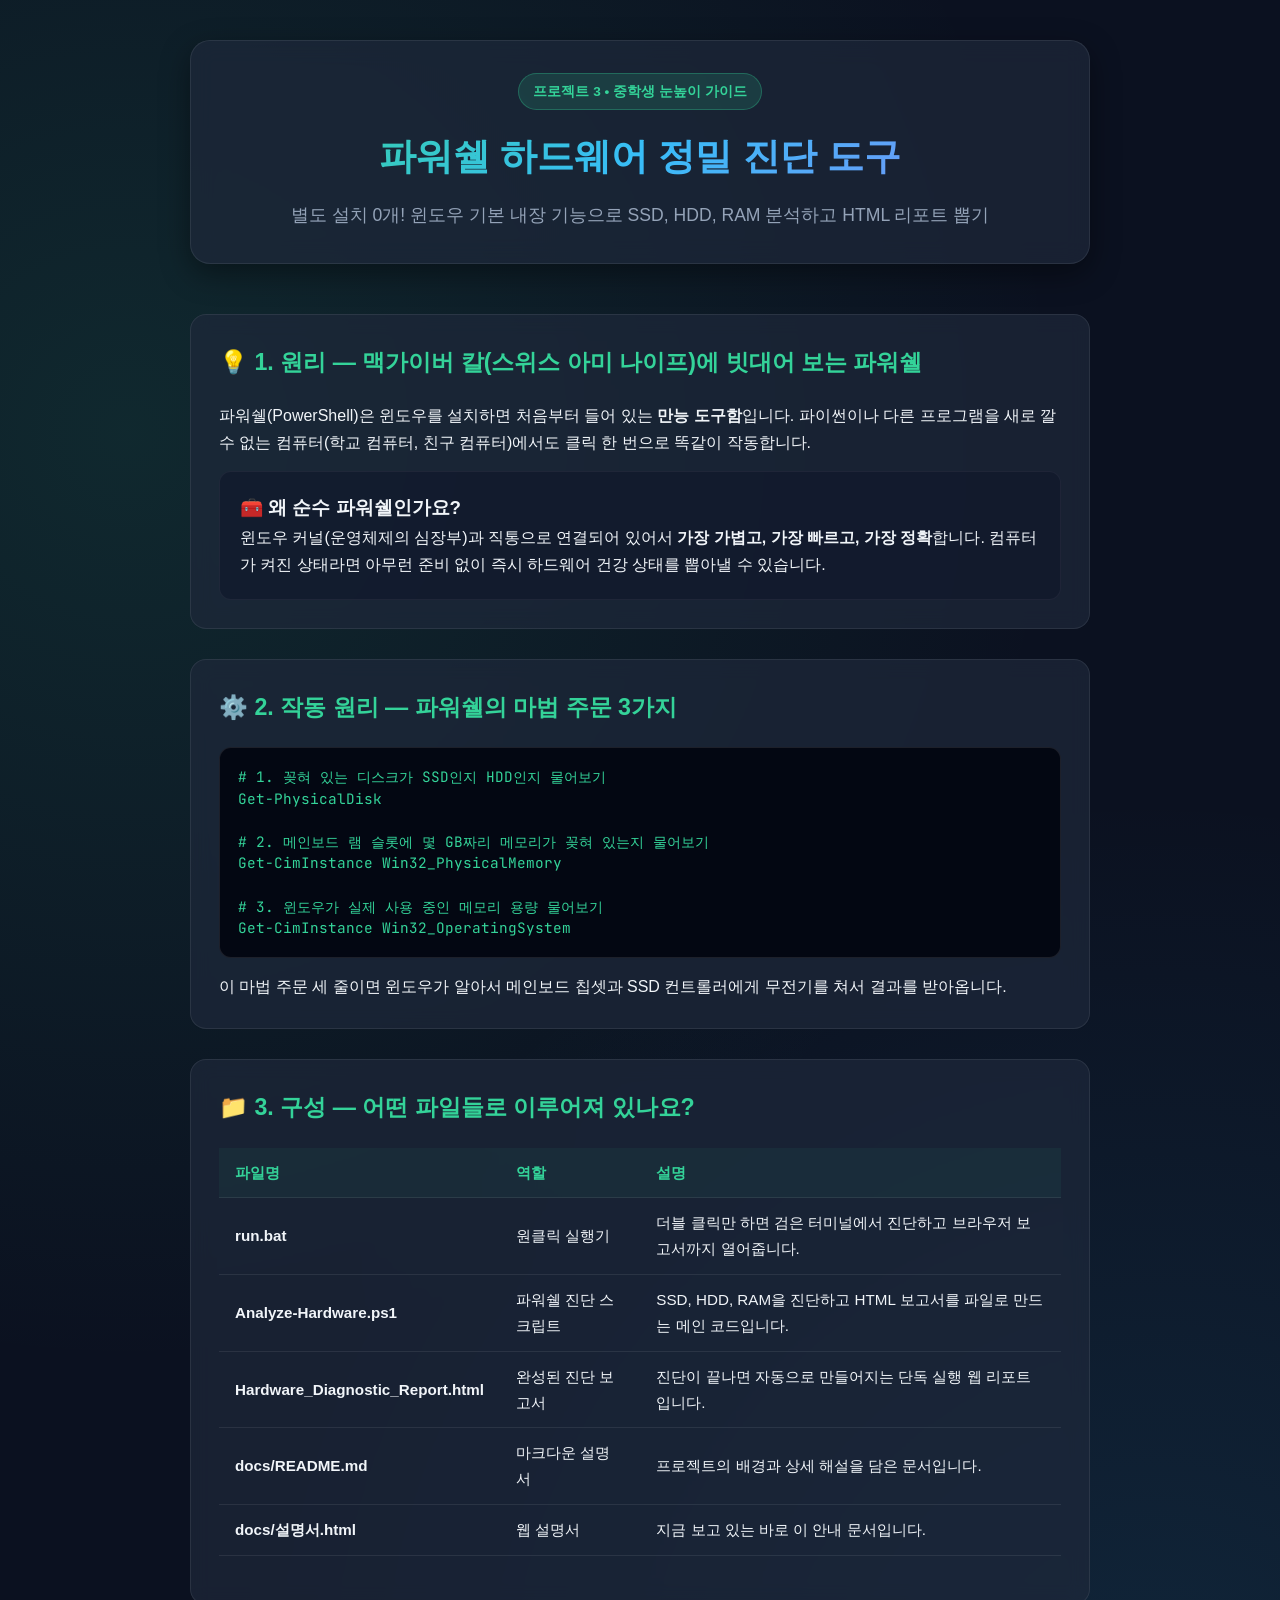
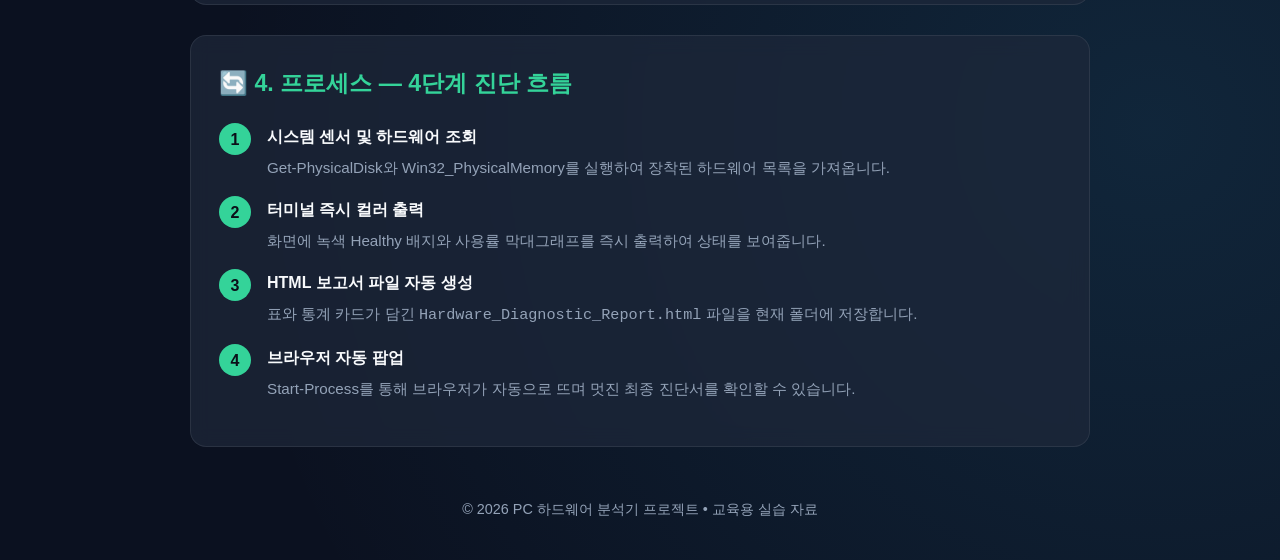
<file: 3_파워쉘_진단도구/docs/설명서.html>
<!DOCTYPE html>
<html lang="ko">
<head>
  <meta charset="UTF-8">
  <meta name="viewport" content="width=device-width, initial-scale=1.0">
  <title>파워쉘 하드웨어 진단 도구 — 중학생 눈높이 설명서</title>
  <link rel="preconnect" href="https://fonts.googleapis.com">
  <link rel="preconnect" href="https://fonts.gstatic.com" crossorigin>
  <link href="https://fonts.googleapis.com/css2?family=Pretendard:wght@300;400;600;700;800&family=JetBrains+Mono:wght@400;600&display=swap" rel="stylesheet">
  <style>
    :root {
      --bg: #0b1120;
      --card-bg: rgba(30, 41, 59, 0.7);
      --card-border: rgba(255, 255, 255, 0.08);
      --primary: #38bdf8;
      --accent: #34d399;
      --success: #34d399;
      --warning: #fbbf24;
      --text: #f1f5f9;
      --text-muted: #94a3b8;
    }
    * { box-sizing: border-box; margin: 0; padding: 0; }
    body {
      font-family: 'Pretendard', sans-serif;
      background-color: var(--bg);
      background-image: radial-gradient(circle at 10% 20%, rgba(52, 211, 153, 0.12) 0%, transparent 45%),
                        radial-gradient(circle at 90% 80%, rgba(56, 189, 248, 0.12) 0%, transparent 45%);
      color: var(--text);
      line-height: 1.7;
      padding: 40px 20px;
    }
    .container { max-width: 900px; margin: 0 auto; }
    header {
      text-align: center;
      margin-bottom: 50px;
      padding: 32px;
      background: var(--card-bg);
      border: 1px solid var(--card-border);
      border-radius: 20px;
      backdrop-filter: blur(12px);
      box-shadow: 0 10px 30px rgba(0,0,0,0.4);
    }
    .badge {
      display: inline-block;
      padding: 6px 14px;
      background: rgba(52, 211, 153, 0.15);
      color: var(--accent);
      border: 1px solid rgba(52, 211, 153, 0.3);
      border-radius: 9999px;
      font-size: 0.85rem;
      font-weight: 700;
      margin-bottom: 16px;
    }
    h1 {
      font-size: 2.3rem;
      font-weight: 800;
      background: linear-gradient(135deg, #34d399, #38bdf8, #818cf8);
      -webkit-background-clip: text;
      -webkit-text-fill-color: transparent;
      margin-bottom: 12px;
    }
    .subtitle { color: var(--text-muted); font-size: 1.1rem; }
    .card {
      background: var(--card-bg);
      border: 1px solid var(--card-border);
      border-radius: 16px;
      padding: 28px;
      margin-bottom: 30px;
      backdrop-filter: blur(10px);
      transition: transform 0.2s;
    }
    .card:hover {
      transform: translateY(-2px);
      border-color: rgba(52, 211, 153, 0.3);
      box-shadow: 0 12px 35px rgba(0,0,0,0.5);
    }
    h2 {
      font-size: 1.45rem;
      color: var(--accent);
      margin-bottom: 20px;
    }
    .sub-card {
      background: rgba(15, 23, 42, 0.6);
      border: 1px solid rgba(255, 255, 255, 0.05);
      border-radius: 12px;
      padding: 20px;
      margin-top: 15px;
    }
    pre {
      background: #030712;
      border: 1px solid rgba(255, 255, 255, 0.1);
      border-radius: 12px;
      padding: 18px;
      overflow-x: auto;
      font-family: 'JetBrains Mono', monospace;
      font-size: 0.9rem;
      color: #34d399;
      line-height: 1.5;
      margin: 15px 0;
    }
    table {
      width: 100%;
      border-collapse: collapse;
      margin: 20px 0;
    }
    th, td {
      padding: 12px 16px;
      text-align: left;
      border-bottom: 1px solid rgba(255, 255, 255, 0.08);
      font-size: 0.95rem;
    }
    th { color: var(--accent); background: rgba(52, 211, 153, 0.05); }
    .step-box {
      display: flex;
      gap: 16px;
      margin-bottom: 16px;
      align-items: flex-start;
    }
    .step-num {
      width: 32px;
      height: 32px;
      border-radius: 50%;
      background: var(--accent);
      color: #0b0f19;
      font-weight: 800;
      display: flex;
      align-items: center;
      justify-content: center;
      flex-shrink: 0;
    }
    .step-content h4 { color: #f8fafc; margin-bottom: 4px; }
    .step-content p { color: var(--text-muted); font-size: 0.95rem; }
    footer {
      text-align: center;
      color: var(--text-muted);
      margin-top: 50px;
      font-size: 0.9rem;
    }
  </style>
</head>
<body>
  <div class="container">
    <header>
      <span class="badge">프로젝트 3 • 중학생 눈높이 가이드</span>
      <h1>파워쉘 하드웨어 정밀 진단 도구</h1>
      <p class="subtitle">별도 설치 0개! 윈도우 기본 내장 기능으로 SSD, HDD, RAM 분석하고 HTML 리포트 뽑기</p>
    </header>

    <!-- 1. 원리 -->
    <div class="card">
      <h2>💡 1. 원리 — 맥가이버 칼(스위스 아미 나이프)에 빗대어 보는 파워쉘</h2>
      <p>
        파워쉘(PowerShell)은 윈도우를 설치하면 처음부터 들어 있는 <strong>만능 도구함</strong>입니다.  
        파이썬이나 다른 프로그램을 새로 깔 수 없는 컴퓨터(학교 컴퓨터, 친구 컴퓨터)에서도 클릭 한 번으로 똑같이 작동합니다.
      </p>
      <div class="sub-card">
        <h3>🧰 왜 순수 파워쉘인가요?</h3>
        <p>
          윈도우 커널(운영체제의 심장부)과 직통으로 연결되어 있어서 <strong>가장 가볍고, 가장 빠르고, 가장 정확</strong>합니다.  
          컴퓨터가 켜진 상태라면 아무런 준비 없이 즉시 하드웨어 건강 상태를 뽑아낼 수 있습니다.
        </p>
      </div>
    </div>

    <!-- 2. 작동 원리 -->
    <div class="card">
      <h2>⚙️ 2. 작동 원리 — 파워쉘의 마법 주문 3가지</h2>
      <pre>
# 1. 꽂혀 있는 디스크가 SSD인지 HDD인지 물어보기
Get-PhysicalDisk

# 2. 메인보드 램 슬롯에 몇 GB짜리 메모리가 꽂혀 있는지 물어보기
Get-CimInstance Win32_PhysicalMemory

# 3. 윈도우가 실제 사용 중인 메모리 용량 물어보기
Get-CimInstance Win32_OperatingSystem</pre>
      <p>이 마법 주문 세 줄이면 윈도우가 알아서 메인보드 칩셋과 SSD 컨트롤러에게 무전기를 쳐서 결과를 받아옵니다.</p>
    </div>

    <!-- 3. 구성 -->
    <div class="card">
      <h2>📁 3. 구성 — 어떤 파일들로 이루어져 있나요?</h2>
      <table>
        <thead>
          <tr>
            <th>파일명</th>
            <th>역할</th>
            <th>설명</th>
          </tr>
        </thead>
        <tbody>
          <tr>
            <td><strong>run.bat</strong></td>
            <td>원클릭 실행기</td>
            <td>더블 클릭만 하면 검은 터미널에서 진단하고 브라우저 보고서까지 열어줍니다.</td>
          </tr>
          <tr>
            <td><strong>Analyze-Hardware.ps1</strong></td>
            <td>파워쉘 진단 스크립트</td>
            <td>SSD, HDD, RAM을 진단하고 HTML 보고서를 파일로 만드는 메인 코드입니다.</td>
          </tr>
          <tr>
            <td><strong>Hardware_Diagnostic_Report.html</strong></td>
            <td>완성된 진단 보고서</td>
            <td>진단이 끝나면 자동으로 만들어지는 단독 실행 웹 리포트입니다.</td>
          </tr>
          <tr>
            <td><strong>docs/README.md</strong></td>
            <td>마크다운 설명서</td>
            <td>프로젝트의 배경과 상세 해설을 담은 문서입니다.</td>
          </tr>
          <tr>
            <td><strong>docs/설명서.html</strong></td>
            <td>웹 설명서</td>
            <td>지금 보고 있는 바로 이 안내 문서입니다.</td>
          </tr>
        </tbody>
      </table>
    </div>

    <!-- 4. 프로세스 -->
    <div class="card">
      <h2>🔄 4. 프로세스 — 4단계 진단 흐름</h2>
      <div class="step-box">
        <div class="step-num">1</div>
        <div class="step-content">
          <h4>시스템 센서 및 하드웨어 조회</h4>
          <p>Get-PhysicalDisk와 Win32_PhysicalMemory를 실행하여 장착된 하드웨어 목록을 가져옵니다.</p>
        </div>
      </div>
      <div class="step-box">
        <div class="step-num">2</div>
        <div class="step-content">
          <h4>터미널 즉시 컬러 출력</h4>
          <p>화면에 녹색 Healthy 배지와 사용률 막대그래프를 즉시 출력하여 상태를 보여줍니다.</p>
        </div>
      </div>
      <div class="step-box">
        <div class="step-num">3</div>
        <div class="step-content">
          <h4>HTML 보고서 파일 자동 생성</h4>
          <p>표와 통계 카드가 담긴 <code>Hardware_Diagnostic_Report.html</code> 파일을 현재 폴더에 저장합니다.</p>
        </div>
      </div>
      <div class="step-box">
        <div class="step-num">4</div>
        <div class="step-content">
          <h4>브라우저 자동 팝업</h4>
          <p>Start-Process를 통해 브라우저가 자동으로 뜨며 멋진 최종 진단서를 확인할 수 있습니다.</p>
        </div>
      </div>
    </div>

    <footer>
      <p>© 2026 PC 하드웨어 분석기 프로젝트 • 교육용 실습 자료</p>
    </footer>
  </div>
</body>
</html>
</file>
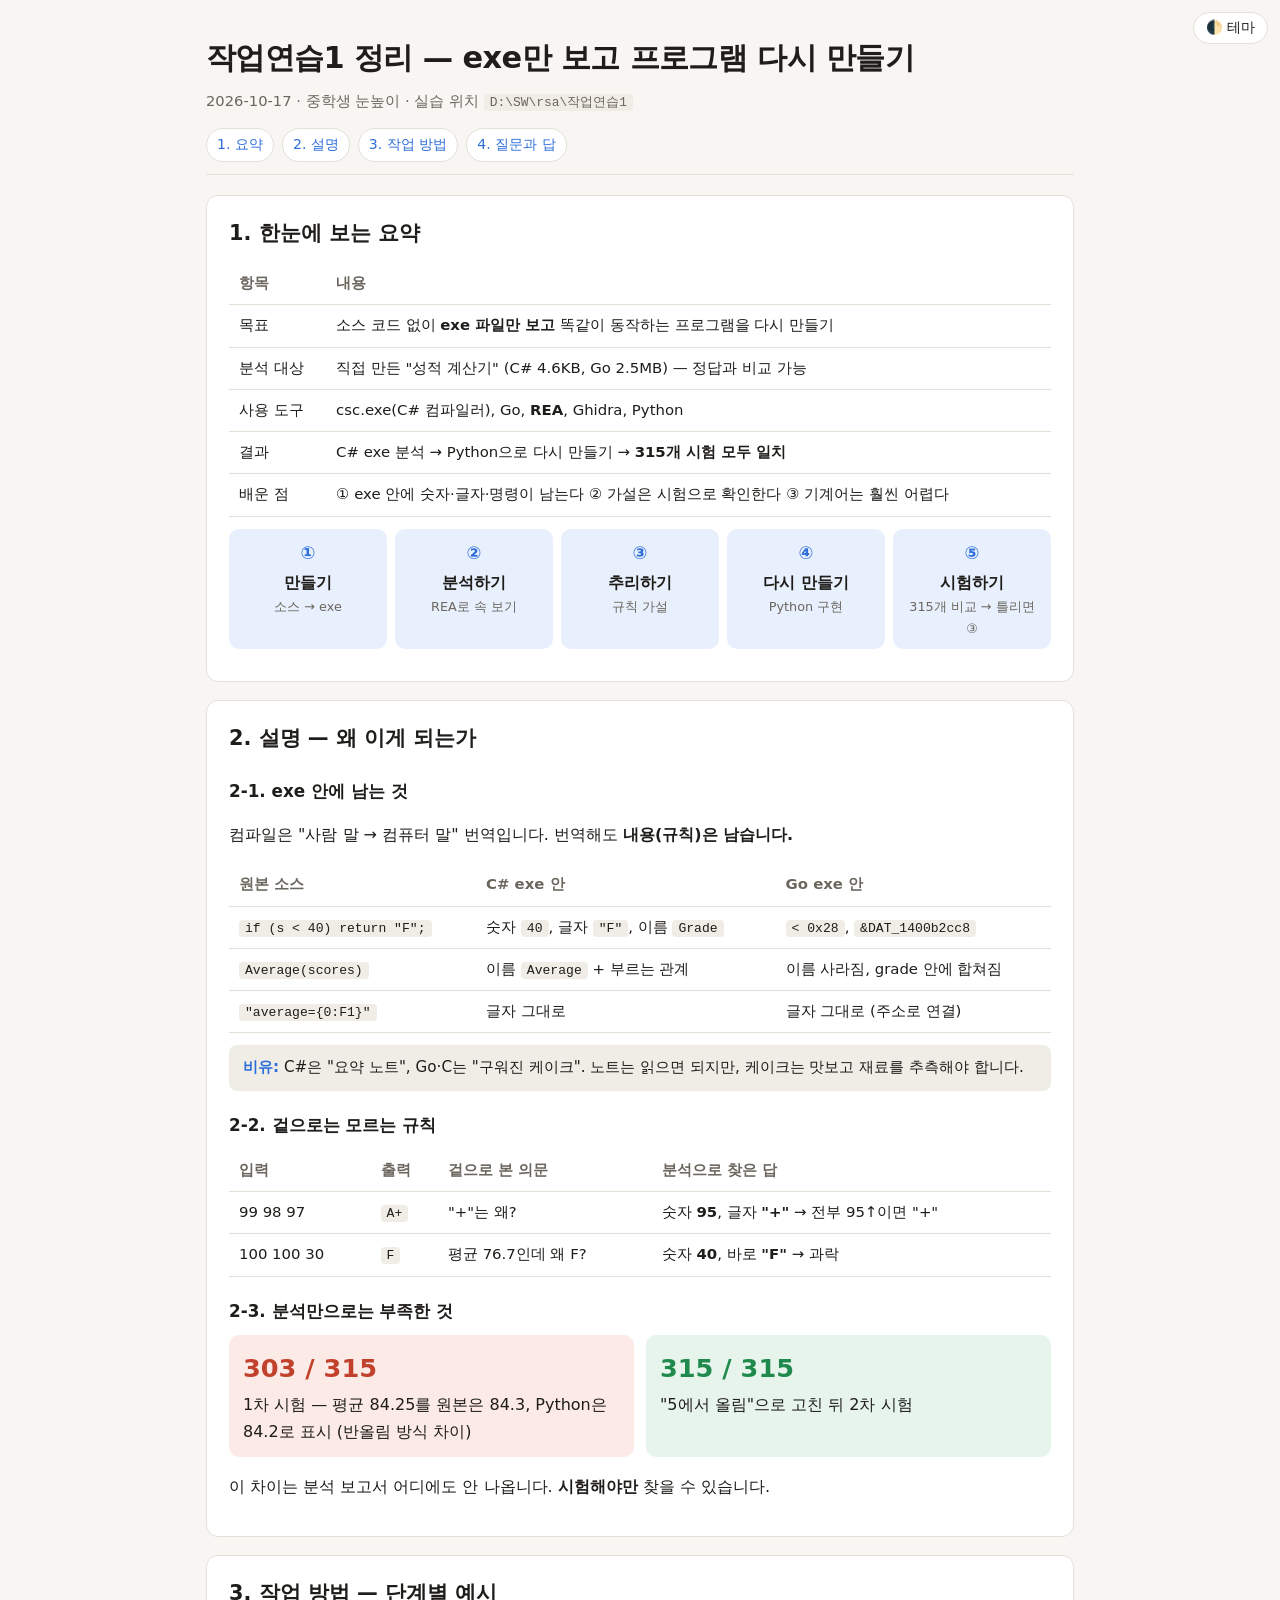
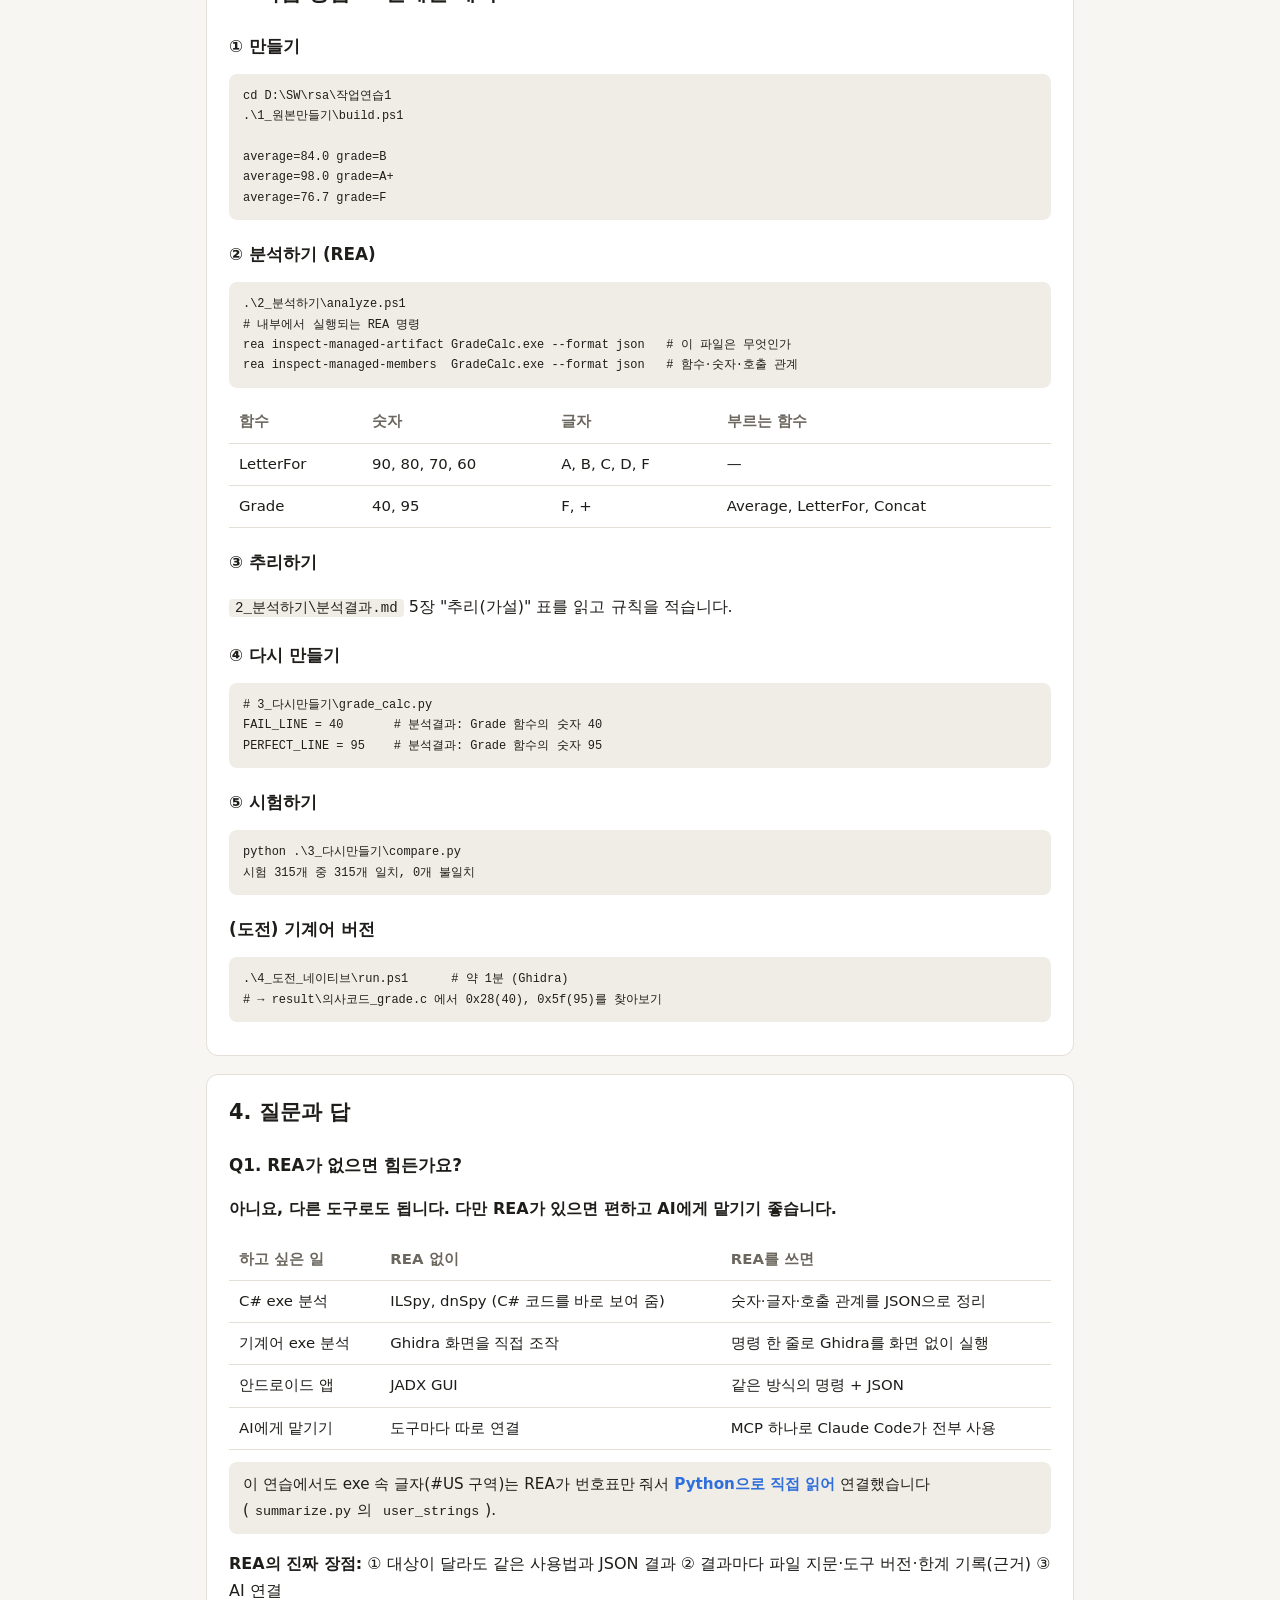
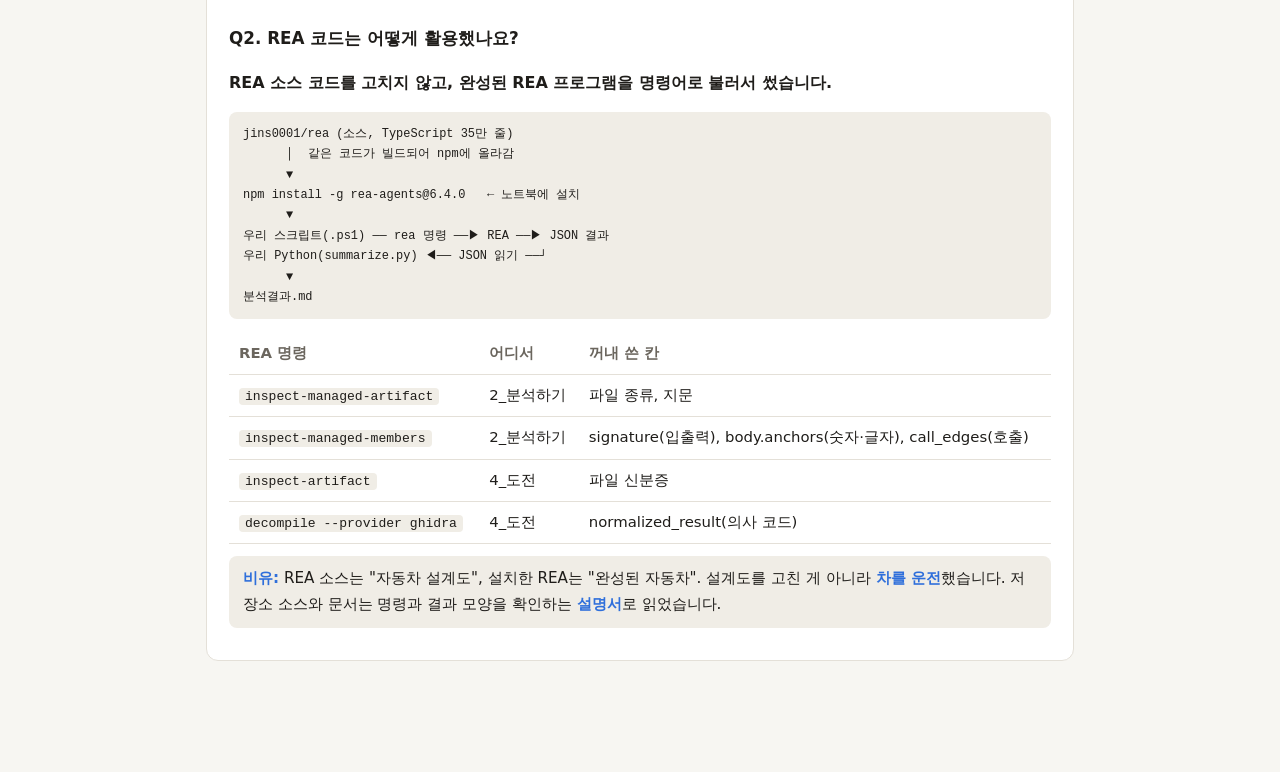
<file: 작업연습1/docs/작업연습1_정리.html>
<!doctype html>
<html lang="ko">
<head>
<meta charset="utf-8">
<meta name="viewport" content="width=device-width, initial-scale=1">
<title>작업연습1 정리</title>
<style>
  :root {
    --bg: #f7f6f2; --surface: #ffffff; --text: #1f1d1a; --muted: #6b665e;
    --line: #e4e0d8; --accent: #2f6fdb; --accent-soft: #e8f0fd;
    --good: #1f8a4c; --good-soft: #e6f4ec; --bad: #c2412d; --bad-soft: #fbeae6;
    --code-bg: #f0ede6;
  }
  @media (prefers-color-scheme: dark) {
    :root:not([data-theme="light"]) {
      --bg: #161513; --surface: #201f1c; --text: #ece9e3; --muted: #a29d93;
      --line: #35332e; --accent: #7aa7f5; --accent-soft: #1f2a3d;
      --good: #5cc28a; --good-soft: #17291f; --bad: #f08a76; --bad-soft: #33201b;
      --code-bg: #2a2925;
    }
  }
  :root[data-theme="dark"] {
    --bg: #161513; --surface: #201f1c; --text: #ece9e3; --muted: #a29d93;
    --line: #35332e; --accent: #7aa7f5; --accent-soft: #1f2a3d;
    --good: #5cc28a; --good-soft: #17291f; --bad: #f08a76; --bad-soft: #33201b;
    --code-bg: #2a2925;
  }
  * { box-sizing: border-box; }
  body { margin: 0; background: var(--bg); color: var(--text);
    font-family: "Pretendard", "Apple SD Gothic Neo", "Malgun Gothic", system-ui, sans-serif;
    line-height: 1.7; font-size: 16px; }
  .wrap { max-width: 900px; margin: 0 auto; padding: 32px 16px 80px; }
  header { border-bottom: 1px solid var(--line); padding-bottom: 12px; margin-bottom: 20px; }
  h1 { font-size: 1.9rem; margin: 0 0 4px; letter-spacing: -0.02em; }
  .meta { color: var(--muted); font-size: 0.92rem; }
  nav { display: flex; flex-wrap: wrap; gap: 8px; margin-top: 14px; }
  nav a { font-size: 0.88rem; text-decoration: none; color: var(--accent); border: 1px solid var(--line);
    background: var(--surface); padding: 4px 10px; border-radius: 999px; }
  section { background: var(--surface); border: 1px solid var(--line); border-radius: 12px; padding: 20px 22px; margin: 18px 0; }
  h2 { font-size: 1.3rem; margin: 0 0 12px; }
  h3 { font-size: 1.05rem; margin: 20px 0 8px; }
  .table-wrap { overflow-x: auto; margin: 10px 0; }
  table { border-collapse: collapse; width: 100%; font-size: 0.93rem; }
  th, td { border-bottom: 1px solid var(--line); padding: 8px 10px; text-align: left; vertical-align: top; }
  th { color: var(--muted); font-weight: 600; white-space: nowrap; }
  code { background: var(--code-bg); padding: 1px 6px; border-radius: 4px; font-size: 0.88em; font-family: Consolas, "D2Coding", monospace; }
  pre { background: var(--code-bg); padding: 12px 14px; border-radius: 8px; overflow-x: auto; font-size: 0.85rem; line-height: 1.5; }
  pre code { background: none; padding: 0; }
  .tip { background: var(--code-bg); border-radius: 8px; padding: 10px 14px; margin: 12px 0; font-size: 0.95rem; }
  .tip b { color: var(--accent); }
  .steps { display: grid; grid-template-columns: repeat(5, 1fr); gap: 8px; margin: 12px 0; }
  .step { background: var(--accent-soft); border-radius: 10px; padding: 10px; text-align: center; }
  .step .n { font-weight: 700; color: var(--accent); font-size: 1.1rem; }
  .step .t { font-weight: 600; }
  .step .d { color: var(--muted); font-size: 0.8rem; }
  @media (max-width: 640px) { .steps { grid-template-columns: 1fr 1fr; } h1 { font-size: 1.5rem; } }
  .score { display: flex; gap: 12px; flex-wrap: wrap; margin: 10px 0; }
  .score .box { flex: 1; min-width: 200px; border-radius: 10px; padding: 12px 14px; }
  .box.bad { background: var(--bad-soft); } .box.good { background: var(--good-soft); }
  .box .big { font-size: 1.6rem; font-weight: 700; }
  .box.bad .big { color: var(--bad); } .box.good .big { color: var(--good); }
  .theme-btn { position: fixed; top: 12px; right: 12px; border: 1px solid var(--line); background: var(--surface);
    color: var(--text); border-radius: 999px; padding: 6px 12px; cursor: pointer; font-size: 0.85rem; }
</style>
</head>
<body>
<button class="theme-btn" id="themeBtn" type="button">🌓 테마</button>
<div class="wrap">
<header>
  <h1>작업연습1 정리 — exe만 보고 프로그램 다시 만들기</h1>
  <div class="meta">2026-10-17 · 중학생 눈높이 · 실습 위치 <code>D:\SW\rsa\작업연습1</code></div>
  <nav><a href="#s1">1. 요약</a><a href="#s2">2. 설명</a><a href="#s3">3. 작업 방법</a><a href="#s4">4. 질문과 답</a></nav>
</header>

<section id="s1">
  <h2>1. 한눈에 보는 요약</h2>
  <div class="table-wrap"><table>
    <tr><th>항목</th><th>내용</th></tr>
    <tr><td>목표</td><td>소스 코드 없이 <b>exe 파일만 보고</b> 똑같이 동작하는 프로그램을 다시 만들기</td></tr>
    <tr><td>분석 대상</td><td>직접 만든 "성적 계산기" (C# 4.6KB, Go 2.5MB) — 정답과 비교 가능</td></tr>
    <tr><td>사용 도구</td><td>csc.exe(C# 컴파일러), Go, <b>REA</b>, Ghidra, Python</td></tr>
    <tr><td>결과</td><td>C# exe 분석 → Python으로 다시 만들기 → <b>315개 시험 모두 일치</b></td></tr>
    <tr><td>배운 점</td><td>① exe 안에 숫자·글자·명령이 남는다 ② 가설은 시험으로 확인한다 ③ 기계어는 훨씬 어렵다</td></tr>
  </table></div>
  <div class="steps">
    <div class="step"><div class="n">①</div><div class="t">만들기</div><div class="d">소스 → exe</div></div>
    <div class="step"><div class="n">②</div><div class="t">분석하기</div><div class="d">REA로 속 보기</div></div>
    <div class="step"><div class="n">③</div><div class="t">추리하기</div><div class="d">규칙 가설</div></div>
    <div class="step"><div class="n">④</div><div class="t">다시 만들기</div><div class="d">Python 구현</div></div>
    <div class="step"><div class="n">⑤</div><div class="t">시험하기</div><div class="d">315개 비교 → 틀리면 ③</div></div>
  </div>
</section>

<section id="s2">
  <h2>2. 설명 — 왜 이게 되는가</h2>
  <h3>2-1. exe 안에 남는 것</h3>
  <p>컴파일은 "사람 말 → 컴퓨터 말" 번역입니다. 번역해도 <b>내용(규칙)은 남습니다.</b></p>
  <div class="table-wrap"><table>
    <tr><th>원본 소스</th><th>C# exe 안</th><th>Go exe 안</th></tr>
    <tr><td><code>if (s &lt; 40) return "F";</code></td><td>숫자 <code>40</code>, 글자 <code>"F"</code>, 이름 <code>Grade</code></td><td><code>&lt; 0x28</code>, <code>&amp;DAT_1400b2cc8</code></td></tr>
    <tr><td><code>Average(scores)</code></td><td>이름 <code>Average</code> + 부르는 관계</td><td>이름 사라짐, grade 안에 합쳐짐</td></tr>
    <tr><td><code>"average={0:F1}"</code></td><td>글자 그대로</td><td>글자 그대로 (주소로 연결)</td></tr>
  </table></div>
  <div class="tip"><b>비유:</b> C#은 "요약 노트", Go·C는 "구워진 케이크". 노트는 읽으면 되지만, 케이크는 맛보고 재료를 추측해야 합니다.</div>

  <h3>2-2. 겉으로는 모르는 규칙</h3>
  <div class="table-wrap"><table>
    <tr><th>입력</th><th>출력</th><th>겉으로 본 의문</th><th>분석으로 찾은 답</th></tr>
    <tr><td>99 98 97</td><td><code>A+</code></td><td>"+"는 왜?</td><td>숫자 <b>95</b>, 글자 <b>"+"</b> → 전부 95↑이면 "+"</td></tr>
    <tr><td>100 100 30</td><td><code>F</code></td><td>평균 76.7인데 왜 F?</td><td>숫자 <b>40</b>, 바로 <b>"F"</b> → 과락</td></tr>
  </table></div>

  <h3>2-3. 분석만으로는 부족한 것</h3>
  <div class="score">
    <div class="box bad"><div class="big">303 / 315</div>1차 시험 — 평균 84.25를 원본은 84.3, Python은 84.2로 표시 (반올림 방식 차이)</div>
    <div class="box good"><div class="big">315 / 315</div>"5에서 올림"으로 고친 뒤 2차 시험</div>
  </div>
  <p>이 차이는 분석 보고서 어디에도 안 나옵니다. <b>시험해야만</b> 찾을 수 있습니다.</p>
</section>

<section id="s3">
  <h2>3. 작업 방법 — 단계별 예시</h2>
  <h3>① 만들기</h3>
<pre><code>cd D:\SW\rsa\작업연습1
.\1_원본만들기\build.ps1

average=84.0 grade=B
average=98.0 grade=A+
average=76.7 grade=F</code></pre>
  <h3>② 분석하기 (REA)</h3>
<pre><code>.\2_분석하기\analyze.ps1
# 내부에서 실행되는 REA 명령
rea inspect-managed-artifact GradeCalc.exe --format json   # 이 파일은 무엇인가
rea inspect-managed-members  GradeCalc.exe --format json   # 함수·숫자·호출 관계</code></pre>
  <div class="table-wrap"><table>
    <tr><th>함수</th><th>숫자</th><th>글자</th><th>부르는 함수</th></tr>
    <tr><td>LetterFor</td><td>90, 80, 70, 60</td><td>A, B, C, D, F</td><td>—</td></tr>
    <tr><td>Grade</td><td>40, 95</td><td>F, +</td><td>Average, LetterFor, Concat</td></tr>
  </table></div>
  <h3>③ 추리하기</h3>
  <p><code>2_분석하기\분석결과.md</code> 5장 "추리(가설)" 표를 읽고 규칙을 적습니다.</p>
  <h3>④ 다시 만들기</h3>
<pre><code># 3_다시만들기\grade_calc.py
FAIL_LINE = 40       # 분석결과: Grade 함수의 숫자 40
PERFECT_LINE = 95    # 분석결과: Grade 함수의 숫자 95</code></pre>
  <h3>⑤ 시험하기</h3>
<pre><code>python .\3_다시만들기\compare.py
시험 315개 중 315개 일치, 0개 불일치</code></pre>
  <h3>(도전) 기계어 버전</h3>
<pre><code>.\4_도전_네이티브\run.ps1      # 약 1분 (Ghidra)
# → result\의사코드_grade.c 에서 0x28(40), 0x5f(95)를 찾아보기</code></pre>
</section>

<section id="s4">
  <h2>4. 질문과 답</h2>
  <h3>Q1. REA가 없으면 힘든가요?</h3>
  <p><b>아니요, 다른 도구로도 됩니다. 다만 REA가 있으면 편하고 AI에게 맡기기 좋습니다.</b></p>
  <div class="table-wrap"><table>
    <tr><th>하고 싶은 일</th><th>REA 없이</th><th>REA를 쓰면</th></tr>
    <tr><td>C# exe 분석</td><td>ILSpy, dnSpy (C# 코드를 바로 보여 줌)</td><td>숫자·글자·호출 관계를 JSON으로 정리</td></tr>
    <tr><td>기계어 exe 분석</td><td>Ghidra 화면을 직접 조작</td><td>명령 한 줄로 Ghidra를 화면 없이 실행</td></tr>
    <tr><td>안드로이드 앱</td><td>JADX GUI</td><td>같은 방식의 명령 + JSON</td></tr>
    <tr><td>AI에게 맡기기</td><td>도구마다 따로 연결</td><td>MCP 하나로 Claude Code가 전부 사용</td></tr>
  </table></div>
  <div class="tip">이 연습에서도 exe 속 글자(#US 구역)는 REA가 번호표만 줘서 <b>Python으로 직접 읽어</b> 연결했습니다 (<code>summarize.py</code>의 <code>user_strings</code>).</div>
  <p><b>REA의 진짜 장점:</b> ① 대상이 달라도 같은 사용법과 JSON 결과 ② 결과마다 파일 지문·도구 버전·한계 기록(근거) ③ AI 연결</p>

  <h3>Q2. REA 코드는 어떻게 활용했나요?</h3>
  <p><b>REA 소스 코드를 고치지 않고, 완성된 REA 프로그램을 명령어로 불러서 썼습니다.</b></p>
<pre><code>jins0001/rea (소스, TypeScript 35만 줄)
      │  같은 코드가 빌드되어 npm에 올라감
      ▼
npm install -g rea-agents@6.4.0   ← 노트북에 설치
      ▼
우리 스크립트(.ps1) ── rea 명령 ──▶ REA ──▶ JSON 결과
우리 Python(summarize.py) ◀── JSON 읽기 ──┘
      ▼
분석결과.md</code></pre>
  <div class="table-wrap"><table>
    <tr><th>REA 명령</th><th>어디서</th><th>꺼내 쓴 칸</th></tr>
    <tr><td><code>inspect-managed-artifact</code></td><td>2_분석하기</td><td>파일 종류, 지문</td></tr>
    <tr><td><code>inspect-managed-members</code></td><td>2_분석하기</td><td>signature(입출력), body.anchors(숫자·글자), call_edges(호출)</td></tr>
    <tr><td><code>inspect-artifact</code></td><td>4_도전</td><td>파일 신분증</td></tr>
    <tr><td><code>decompile --provider ghidra</code></td><td>4_도전</td><td>normalized_result(의사 코드)</td></tr>
  </table></div>
  <div class="tip"><b>비유:</b> REA 소스는 "자동차 설계도", 설치한 REA는 "완성된 자동차". 설계도를 고친 게 아니라 <b>차를 운전</b>했습니다. 저장소 소스와 문서는 명령과 결과 모양을 확인하는 <b>설명서</b>로 읽었습니다.</div>
</section>
</div>
<script>
  (function () {
    var root = document.documentElement, btn = document.getElementById('themeBtn');
    try { var saved = localStorage.getItem('rea-theme'); if (saved) root.setAttribute('data-theme', saved); } catch (e) {}
    btn.addEventListener('click', function () {
      var cur = root.getAttribute('data-theme') || (matchMedia('(prefers-color-scheme: dark)').matches ? 'dark' : 'light');
      var next = cur === 'dark' ? 'light' : 'dark';
      root.setAttribute('data-theme', next);
      try { localStorage.setItem('rea-theme', next); } catch (e) {}
    });
  })();
</script>
</body>
</html>
</file>
